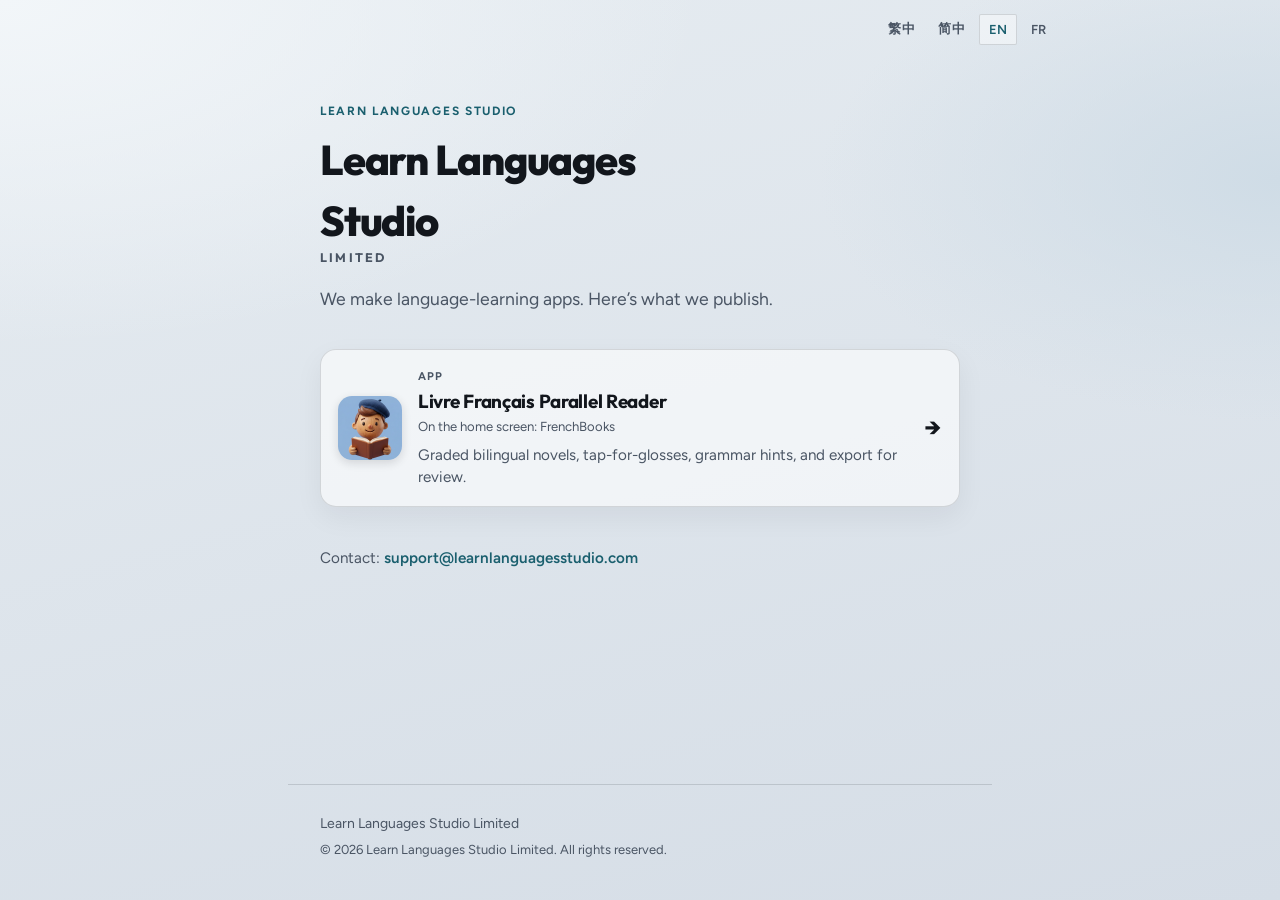
<file: index.html>
<!DOCTYPE html>
<html lang="en">
  <head>
    <meta charset="utf-8" />
    <meta name="viewport" content="width=device-width, initial-scale=1" />
    <meta
      name="description"
      content="Learn Languages Studio Limited — language-learning apps."
    />
    <title>Learn Languages Studio</title>
    <link rel="icon" type="image/png" href="app-icon.png" />
    <link rel="apple-touch-icon" href="app-icon.png" />
    <link rel="preconnect" href="https://fonts.googleapis.com" />
    <link rel="preconnect" href="https://fonts.gstatic.com" crossorigin />
    <link
      href="https://fonts.googleapis.com/css2?family=Figtree:wght@400;600;700&family=Outfit:wght@700;800&display=swap"
      rel="stylesheet"
    />
    <link rel="stylesheet" href="styles.css" />
    <script type="application/ld+json">
      {
        "@context": "https://schema.org",
        "@type": "Organization",
        "name": "Learn Languages Studio Limited",
        "url": "https://learnlanguagesstudio.com/",
        "email": "support@learnlanguagesstudio.com"
      }
    </script>
  </head>
  <body>
    <header class="site-header">
      <nav class="lang-switch" aria-label="Language">
        <button type="button" class="lang-btn" data-locale="cht" aria-pressed="false">繁中</button>
        <button type="button" class="lang-btn" data-locale="chs" aria-pressed="false">简中</button>
        <button type="button" class="lang-btn" data-locale="en" aria-pressed="true">EN</button>
        <button type="button" class="lang-btn" data-locale="fr" aria-pressed="false">FR</button>
      </nav>
    </header>

    <main>
      <section class="studio-hero">
        <p class="studio-kicker" data-i18n="kicker">Learn Languages Studio</p>
        <h1 class="studio-brand">
          <span class="studio-brand__name">Learn Languages</span>
          <span class="studio-brand__studio">Studio</span>
          <span class="studio-brand__legal">Limited</span>
        </h1>
        <p class="studio-lead" data-i18n="lead">
          We make language-learning apps. Here’s what we publish.
        </p>

        <div class="product-list" aria-label="Apps">
          <a class="product-row" href="https://learnlanguagesstudio.com/frenchbooks/">
            <img
              class="product-row__icon"
              src="app-icon.png"
              width="64"
              height="64"
              alt=""
            />
            <div class="product-row__text">
              <p class="product-row__eyebrow" data-i18n="productEyebrow">App</p>
              <h2 class="product-row__title" data-i18n="productTitle">
                Livre Français Parallel Reader
              </h2>
              <p class="product-row__alias" data-i18n="productDesktop">
                On the home screen: FrenchBooks
              </p>
              <p class="product-row__body" data-i18n="productBody">
                Graded bilingual novels, tap-for-glosses, grammar hints, and export for review.
              </p>
            </div>
            <span class="product-row__cta" data-i18n="productCta" aria-hidden="true">→</span>
          </a>
        </div>

        <p class="studio-contact">
          <span data-i18n="contactLabel">Contact</span>:
          <a href="mailto:support@learnlanguagesstudio.com?subject=%5BStudio%20Contact%5D"
            >support@learnlanguagesstudio.com</a
          >
        </p>
      </section>
    </main>

    <footer class="site-footer">
      <p data-i18n="footer">Learn Languages Studio Limited</p>
      <p class="footer-copy">© 2026 Learn Languages Studio Limited. All rights reserved.</p>
    </footer>

    <script src="app.js"></script>
  </body>
</html>
</file>
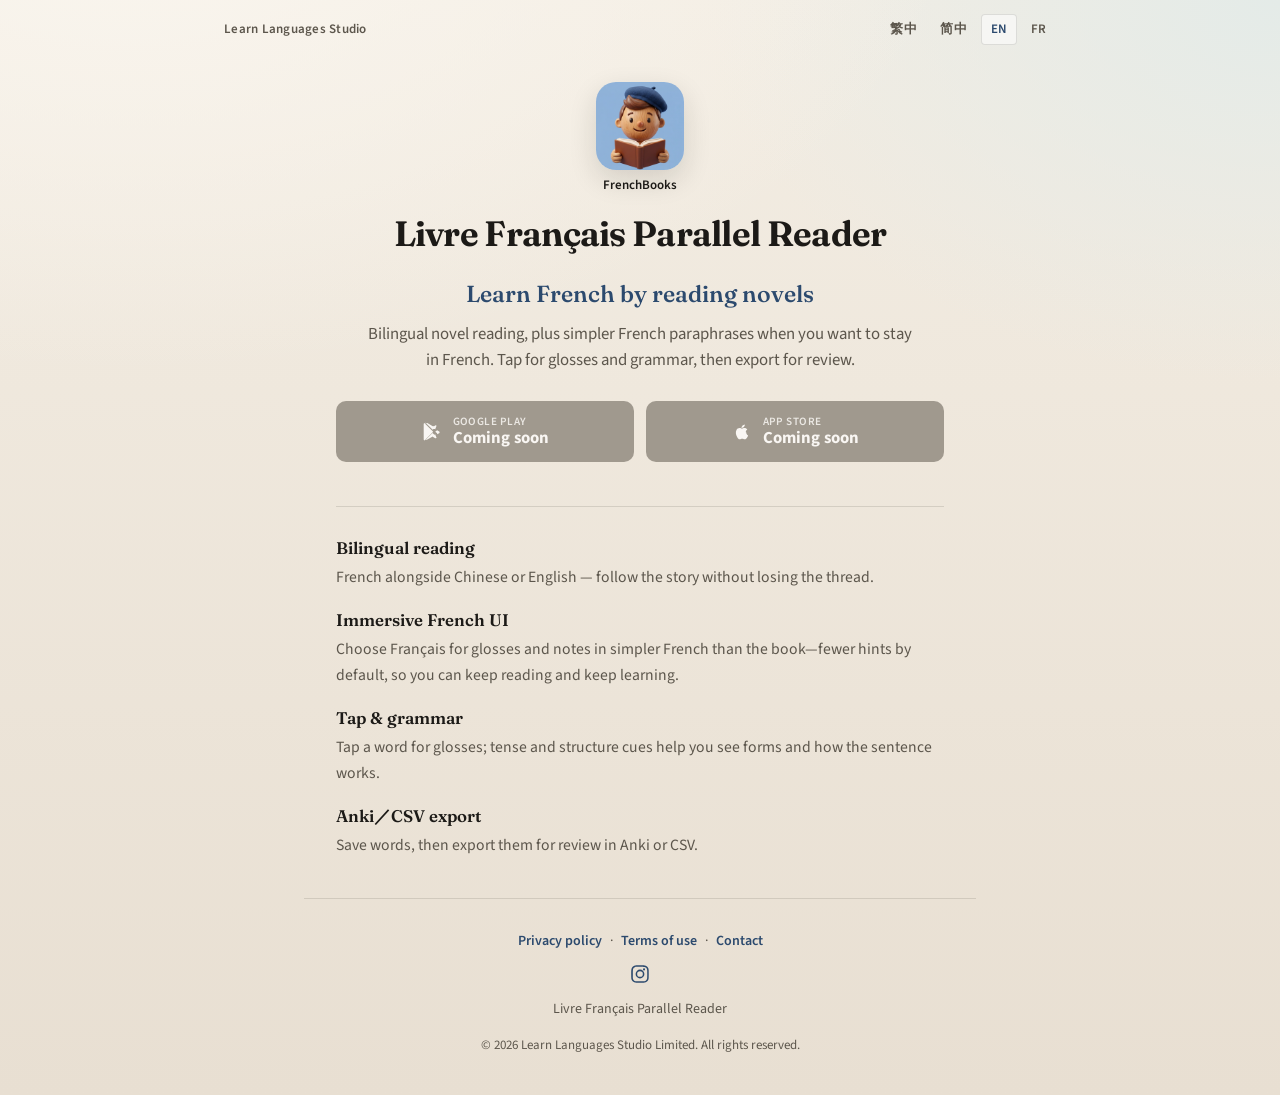
<file: frenchbooks/index.html>
<!DOCTYPE html>
<html lang="zh-Hant">
  <head>
    <meta charset="utf-8" />
    <meta name="viewport" content="width=device-width, initial-scale=1" />
    <meta
      name="description"
      content="French Parallel Library — bilingual French novels, tap for glosses and grammar, export for review."
    />
    <meta property="og:type" content="website" />
    <meta property="og:title" content="French Parallel Library 法語圖書館" />
    <meta
      property="og:description"
      content="Bilingual French novels, tap for glosses and grammar, export for review."
    />
    <meta
      property="og:url"
      content="https://learnlanguagesstudio.com/frenchbooks/"
    />
    <meta
      property="og:image"
      content="https://learnlanguagesstudio.com/frenchbooks/app-icon.png"
    />
    <title>French Parallel Library 法語圖書館</title>
    <link rel="icon" type="image/png" href="app-icon.png" />
    <link rel="apple-touch-icon" href="apple-touch-icon.png" />
    <link rel="preconnect" href="https://fonts.googleapis.com" />
    <link rel="preconnect" href="https://fonts.gstatic.com" crossorigin />
    <link
      href="https://fonts.googleapis.com/css2?family=Fraunces:opsz,wght@9..144,550;9..144,650&family=Source+Sans+3:wght@400;600;700&display=swap"
      rel="stylesheet"
    />
    <link rel="stylesheet" href="styles.css" />
    <script type="application/ld+json" id="app-jsonld">
      {
        "@context": "https://schema.org",
        "@type": "MobileApplication",
        "name": "French Parallel Library 法語圖書館",
        "alternateName": [
          "看小說學法語",
          "French Parallel Library 法语图书馆",
          "Livre Français Parallel Reader",
          "Livre Audio & Lecture Français",
          "Français Parallel Library 法語小說",
          "FrenchBooks",
          "Livres FR",
          "看小说学法语"
        ],
        "applicationCategory": "EducationalApplication",
        "operatingSystem": "iOS, Android",
        "image": "https://learnlanguagesstudio.com/frenchbooks/app-icon.png",
        "url": "https://learnlanguagesstudio.com/frenchbooks/",
        "sameAs": [
          "https://www.instagram.com/easyfrench.reading/"
        ],
        "author": {
          "@type": "Organization",
          "name": "Learn Languages Studio Limited",
          "url": "https://learnlanguagesstudio.com/",
          "sameAs": [
            "https://www.instagram.com/easyfrench.reading/"
          ]
        }
      }
    </script>
  </head>
  <body>
    <header class="site-header site-header--product">
      <a
        class="studio-link"
        href="https://learnlanguagesstudio.com/"
        data-i18n="studioLink"
        >Learn Languages Studio</a
      >
      <nav class="lang-switch" aria-label="Language">
        <button type="button" class="lang-btn" data-locale="cht" aria-pressed="false">
          繁中
        </button>
        <button type="button" class="lang-btn" data-locale="chs" aria-pressed="false">
          简中
        </button>
        <button type="button" class="lang-btn" data-locale="en" aria-pressed="false">
          EN
        </button>
        <button type="button" class="lang-btn" data-locale="fr" aria-pressed="false">
          FR
        </button>
      </nav>
    </header>

    <main>
      <section class="hero">
        <div class="brand-lockup">
          <div class="brand-icon-stack">
            <img
              class="brand-icon"
              src="app-icon.png"
              width="88"
              height="88"
              alt=""
            />
            <p class="brand-alias" data-i18n="desktopName">看小說學法語</p>
          </div>
          <h1 class="brand" data-i18n="brand">French Parallel Library 法語圖書館</h1>
        </div>
        <p class="headline" data-i18n="headline">用讀小說的方式學法語</p>
        <p class="lead" data-i18n="lead">
          法文小說雙語對照；也可用更淺的法語讀懂句意。點詞查義、文法提示，收藏後匯出複習。
        </p>

        <div class="store-row">
          <a
            class="store-btn store-btn--play"
            id="btn-play"
            href="#"
            rel="noopener noreferrer"
          >
            <svg class="store-btn__icon" viewBox="0 0 24 24" aria-hidden="true">
              <path
                fill="currentColor"
                d="M3.6 2.3c-.3.2-.6.6-.6 1.1v17.2c0 .5.3.9.6 1.1l.1.1 9.6-9.6v-.4L3.7 2.2l-.1.1zm12.1 7L13 6.6l2.8-1.6c.6-.3 1.2-.1 1.5.4l-1.6 4zM13 17.4l2.7-2.7 1.6 4c-.3.5-.9.7-1.5.4L13 17.4zm4.9-3.8L15.8 12l2.1-1.6 2.3 1.3c.7.4.7 1.4 0 1.8l-2.3 1.1zM4.8 21.2l8-8 2.7 2.7-8.5 4.8c-.8.5-1.7-.1-2.2-.5zM4.8 2.8c.5-.4 1.4-1 2.2-.5l8.5 4.8L13 9.8l-8.2-8z"
              />
            </svg>
            <span class="store-btn__text">
              <span class="store-btn__label" data-i18n="playLabel">Google Play</span>
              <span class="store-btn__name" data-i18n="playCta">即將上架</span>
            </span>
          </a>
          <a
            class="store-btn store-btn--ios"
            id="btn-ios"
            href="#"
            rel="noopener noreferrer"
          >
            <svg class="store-btn__icon" viewBox="0 0 24 24" aria-hidden="true">
              <path
                fill="currentColor"
                d="M16.4 12.6c0-2 1.6-3 1.7-3.1-1-1.4-2.4-1.6-2.9-1.6-1.2-.1-2.4.7-3 .7-.6 0-1.6-.7-2.7-.7-1.4 0-2.7.8-3.4 2.1-1.5 2.5-.4 6.3 1 8.3.7 1 1.5 2.1 2.6 2 1.1 0 1.5-.7 2.8-.7 1.3 0 1.6.7 2.8.7 1.1 0 1.9-1 2.6-2 .8-1.1 1.1-2.2 1.1-2.3-.1 0-2.1-.8-2.1-3.4zM14.5 6.5c.6-.7 1-1.7.9-2.7-1 .1-2.1.7-2.7 1.4-.6.6-1.1 1.6-1 2.6 1.1.1 2.1-.5 2.8-1.3z"
              />
            </svg>
            <span class="store-btn__text">
              <span class="store-btn__label" data-i18n="iosLabel">App Store</span>
              <span class="store-btn__name" data-i18n="iosCta">即將上架</span>
            </span>
          </a>
        </div>

        <ul class="features">
          <li>
            <strong data-i18n="f1Title">雙語對照</strong>
            <span data-i18n="f1Body">法文＋中／英對照，邊讀邊對，不中斷故事節奏。</span>
          </li>
          <li>
            <strong data-i18n="f2Title">簡易法語說明</strong>
            <span data-i18n="f2Body">用法語介面時，用比原著更淺的法語講清句意，讀得下去、也學得進去。</span>
          </li>
          <li>
            <strong data-i18n="f3Title">點詞與文法</strong>
            <span data-i18n="f3Body">點選單字看詞義；時態、結構與變位提示幫你看懂詞形與句構。</span>
          </li>
          <li>
            <strong data-i18n="f4Title">匯出 Anki／CSV</strong>
            <span data-i18n="f4Body">收藏生詞後一鍵匯出，方便之後用 Anki 或 CSV 複習。</span>
          </li>
        </ul>
      </section>
    </main>

    <footer class="site-footer">
      <nav class="footer-links" aria-label="Legal">
        <a href="privacy.html" data-i18n="linkPrivacy">隱私權政策</a>
        <span aria-hidden="true">·</span>
        <a href="terms.html" data-i18n="linkTerms">使用條款</a>
        <span aria-hidden="true">·</span>
        <a href="mailto:support@learnlanguagesstudio.com?subject=%5BFrenchBooks%20%E7%B6%B2%E7%AB%99%E8%81%AF%E7%B5%A1%5D" data-i18n="linkContact">聯絡我們</a>
      </nav>
      <p class="footer-social">
        <a
          class="footer-ig"
          href="https://www.instagram.com/easyfrench.reading/"
          target="_blank"
          rel="noopener noreferrer"
          aria-label="Instagram"
        >
          <svg viewBox="0 0 24 24" width="22" height="22" aria-hidden="true">
            <path
              fill="currentColor"
              d="M12 7.2A4.8 4.8 0 1 0 12 16.8 4.8 4.8 0 0 0 12 7.2zm0 7.92A3.12 3.12 0 1 1 12 8.88a3.12 3.12 0 0 1 0 6.24zM17.52 6.96a1.12 1.12 0 1 1-2.24 0 1.12 1.12 0 0 1 2.24 0zM12 2.4c-2.61 0-2.94.01-3.96.06-1.02.05-1.71.21-2.32.44a4.68 4.68 0 0 0-1.69 1.1 4.68 4.68 0 0 0-1.1 1.69c-.23.61-.39 1.3-.44 2.32C2.41 9.06 2.4 9.39 2.4 12s.01 2.94.06 3.96c.05 1.02.21 1.71.44 2.32a4.68 4.68 0 0 0 1.1 1.69 4.68 4.68 0 0 0 1.69 1.1c.61.23 1.3.39 2.32.44 1.02.05 1.35.06 3.96.06s2.94-.01 3.96-.06c1.02-.05 1.71-.21 2.32-.44a4.68 4.68 0 0 0 1.69-1.1 4.68 4.68 0 0 0 1.1-1.69c.23-.61.39-1.3.44-2.32.05-1.02.06-1.35.06-3.96s-.01-2.94-.06-3.96c-.05-1.02-.21-1.71-.44-2.32a4.68 4.68 0 0 0-1.1-1.69 4.68 4.68 0 0 0-1.69-1.1c-.61-.23-1.3-.39-2.32-.44C14.94 2.41 14.61 2.4 12 2.4zm0 1.8c2.56 0 2.87.01 3.88.06.94.04 1.45.2 1.79.33.45.18.77.39 1.1.72.33.33.54.65.72 1.1.13.34.29.85.33 1.79.05 1.01.06 1.32.06 3.88s-.01 2.87-.06 3.88c-.04.94-.2 1.45-.33 1.79-.18.45-.39.77-.72 1.1-.33.33-.65.54-1.1.72-.34.13-.85.29-1.79.33-1.01.05-1.32.06-3.88.06s-2.87-.01-3.88-.06c-.94-.04-1.45-.2-1.79-.33-.45-.18-.77-.39-1.1-.72-.33-.33-.54-.65-.72-1.1-.13-.34-.29-.85-.33-1.79C4.21 14.87 4.2 14.56 4.2 12s.01-2.87.06-3.88c.04-.94.2-1.45.33-1.79.18-.45.39-.77.72-1.1.33-.33.65-.54 1.1-.72.34-.13.85-.29 1.79-.33C9.13 4.21 9.44 4.2 12 4.2z"
            />
          </svg>
        </a>
      </p>
      <p data-i18n="footer">French Parallel Library 法語圖書館</p>
      <p class="footer-copy">© 2026 Learn Languages Studio Limited. All rights reserved.</p>
    </footer>

    <script src="i18n.js"></script>
    <script src="app.js"></script>
  </body>
</html>
</file>
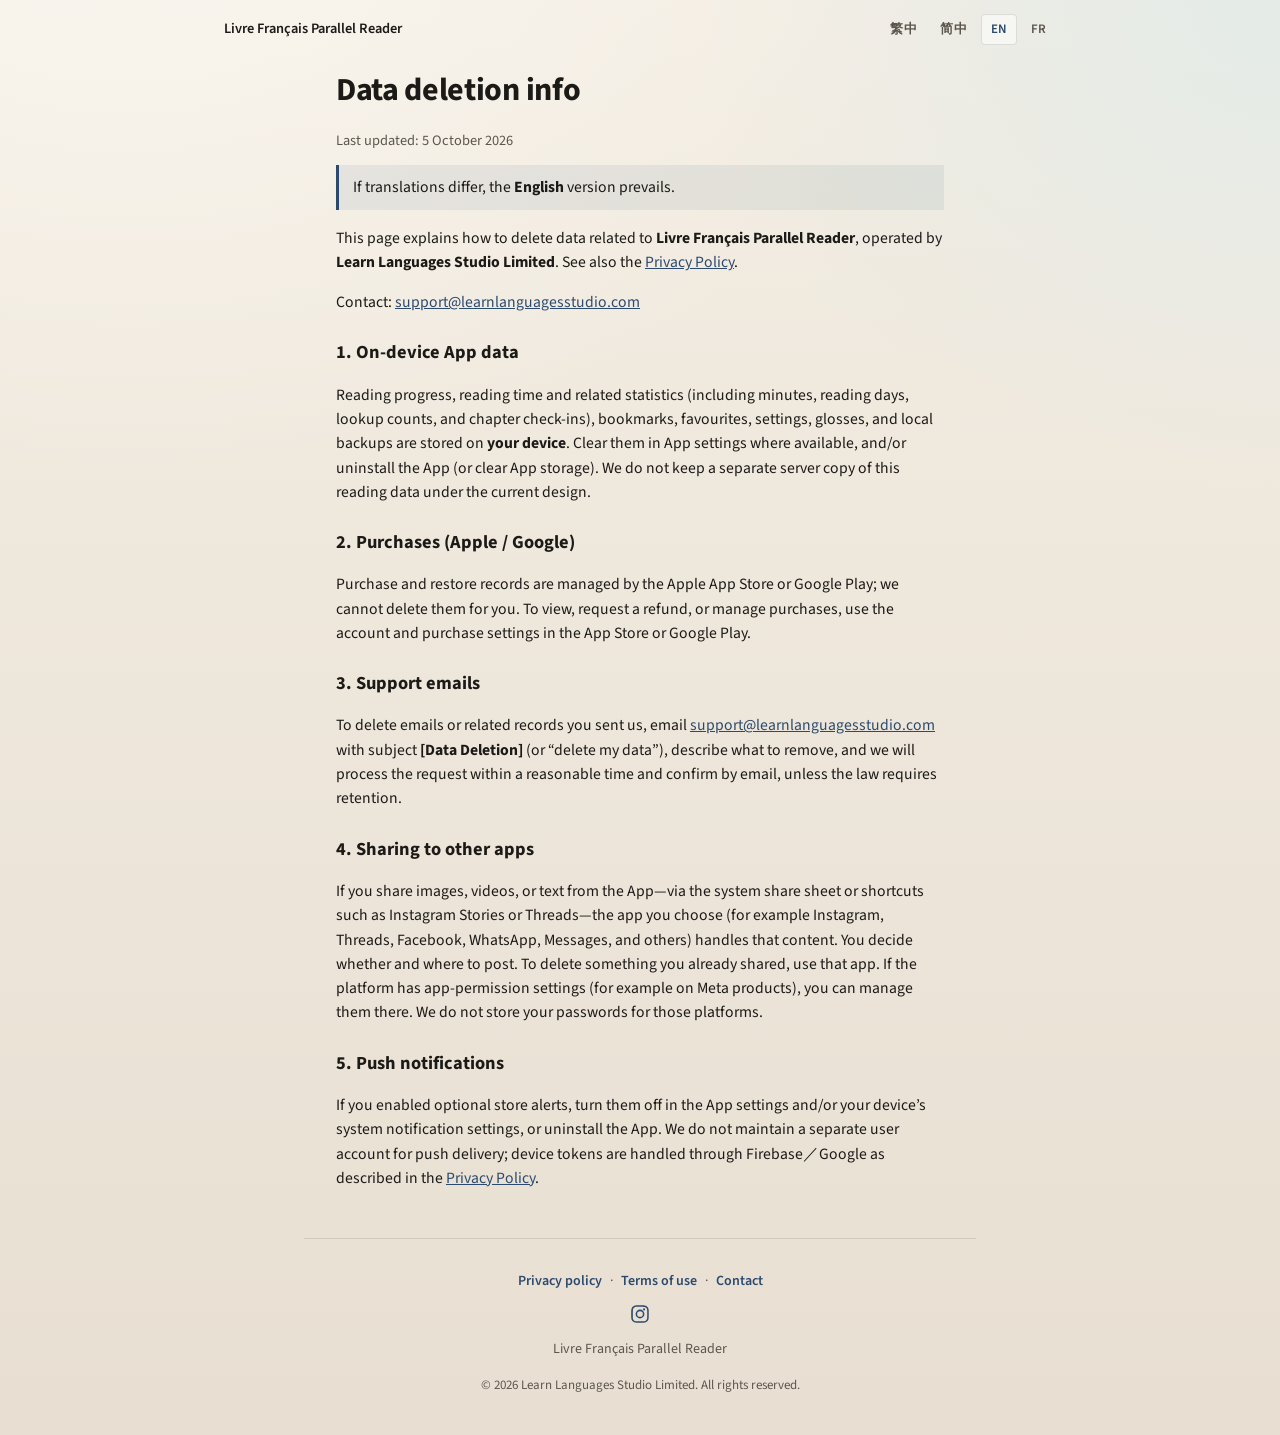
<file: frenchbooks/data-deletion.html>
<!DOCTYPE html>
<html lang="en">
  <head>
    <meta charset="utf-8" />
    <meta name="viewport" content="width=device-width, initial-scale=1" />
    <meta
      name="description"
      content="Data deletion info — Learn Languages Studio"
    />
    <title>Data deletion info</title>
    <link rel="preconnect" href="https://fonts.googleapis.com" />
    <link rel="preconnect" href="https://fonts.gstatic.com" crossorigin />
    <link
      href="https://fonts.googleapis.com/css2?family=Fraunces:opsz,wght@9..144,550;9..144,650&family=Source+Sans+3:wght@400;600;700&display=swap"
      rel="stylesheet"
    />
    <link rel="icon" type="image/png" href="app-icon.png" />
    <link rel="apple-touch-icon" href="apple-touch-icon.png" />
    <link rel="stylesheet" href="styles.css" />
  </head>
  <body>
    <header class="site-header site-header--legal">
      <a class="home-link" href="index.html" data-i18n="homeLink">Livre Français Parallel Reader</a>
      <nav class="lang-switch" aria-label="Language">
        <button type="button" class="lang-btn" data-locale="cht" aria-pressed="false">繁中</button>
        <button type="button" class="lang-btn" data-locale="chs" aria-pressed="false">简中</button>
        <button type="button" class="lang-btn" data-locale="en" aria-pressed="true">EN</button>
        <button type="button" class="lang-btn" data-locale="fr" aria-pressed="false">FR</button>
      </nav>
    </header>

    <main class="legal-main">
      <article class="legal-doc" data-legal-locale="en">
        <h1>Data deletion info</h1>
        <p class="legal-meta">Last updated: 5 October 2026</p>
        <p class="legal-note">If translations differ, the <strong>English</strong> version prevails.</p>
        <p>
          This page explains how to delete data related to
          <strong>Livre Français Parallel Reader</strong>, operated by
          <strong>Learn Languages Studio Limited</strong>. See also the
          <a href="privacy.html">Privacy Policy</a>.
        </p>
        <p>
          Contact:
          <a href="mailto:support@learnlanguagesstudio.com?subject=%5BData%20Deletion%5D">support@learnlanguagesstudio.com</a>
        </p>

        <h2>1. On-device App data</h2>
        <p>
          Reading progress, reading time and related statistics (including minutes, reading days,
          lookup counts, and chapter check-ins), bookmarks, favourites, settings, glosses, and local
          backups are stored on <strong>your device</strong>. Clear them in App settings where available,
          and/or uninstall the App (or clear App storage). We do not keep a separate server copy of this
          reading data under the current design.
        </p>

        <h2>2. Purchases (Apple / Google)</h2>
        <p>
          Purchase and restore records are managed by the Apple App Store or Google Play; we cannot delete
          them for you. To view, request a refund, or manage purchases, use the account and
          purchase settings in the App Store or Google Play.
        </p>

        <h2>3. Support emails</h2>
        <p>
          To delete emails or related records you sent us, email
          <a href="mailto:support@learnlanguagesstudio.com?subject=%5BData%20Deletion%5D">support@learnlanguagesstudio.com</a>
          with subject <strong>[Data Deletion]</strong> (or “delete my data”), describe what to remove, and we
          will process the request within a reasonable time and confirm by email, unless the law requires retention.
        </p>

        <h2>4. Sharing to other apps</h2>
        <p>
          If you share images, videos, or text from the App—via the system share sheet or shortcuts such as
          Instagram Stories or Threads—the app you choose (for example Instagram, Threads, Facebook, WhatsApp,
          Messages, and others) handles that content. You decide whether and where to post. To delete something
          you already shared, use that app. If the platform has app-permission settings (for example on Meta
          products), you can manage them there. We do not store your passwords for those platforms.
        </p>

        <h2>5. Push notifications</h2>
        <p>
          If you enabled optional store alerts, turn them off in the App settings and/or your device’s
          system notification settings, or uninstall the App. We do not maintain a separate user account
          for push delivery; device tokens are handled through Firebase／Google as described in the
          <a href="privacy.html">Privacy Policy</a>.
        </p>
      </article>

      <article class="legal-doc" data-legal-locale="cht" hidden>
        <h1>個人資料刪除說明</h1>
        <p class="legal-meta">最後更新日期：2026 年 10 月 5 日</p>
        <p class="legal-note">各語版本如有不一致，以<strong>英文版</strong>為準。</p>
        <p>
          本頁說明如何刪除與
          <strong>French Parallel Library 法語圖書館</strong> 相關的資料，營運者為
          <strong>Learn Languages Studio Limited</strong>。完整說明見
          <a href="privacy.html">隱私權政策</a>。
        </p>
        <p>
          聯絡：
          <a href="mailto:support@learnlanguagesstudio.com?subject=%5BData%20Deletion%5D">support@learnlanguagesstudio.com</a>
        </p>

        <h2>1. 裝置上的 App 資料</h2>
        <p>
          閱讀進度、閱讀時間及相關統計（含分鐘、閱讀天數、查字次數、章節打卡）、書籤、收藏、設定、詞上譯與本機備份
          保存在<strong>您的裝置</strong>。請在 App 設定清除（若有），或解除安裝 App／清除 App 儲存空間。
          現行設計下，我們沒有另外在伺服器保存一份閱讀帳號資料。
        </p>

        <h2>2. 購買（Apple／Google）</h2>
        <p>
          購買與恢復紀錄由 Apple App Store 或 Google Play 管理，我們無法代為刪除。
          若需查詢、退款或管理購買，請到 App Store 或 Google Play 的帳號與購買相關設定處理。
        </p>

        <h2>3. 客服郵件</h2>
        <p>
          若要刪除您寄給我們的郵件或相關紀錄，請寫信至
          <a href="mailto:support@learnlanguagesstudio.com?subject=%5BData%20Deletion%5D">support@learnlanguagesstudio.com</a>，
          主旨註明 <strong>[Data Deletion]</strong> 或「刪除資料」，並說明要刪的內容。
          我們會在合理期限內處理並回信確認（法律規定須保留者除外）。
        </p>

        <h2>4. 分享到其他 App</h2>
        <p>
          若您從本 App 分享圖片、影片或文字（例如透過系統分享選單，或 Instagram 限時動態／Threads 等捷徑），
          內容會交給您選擇的 App（如 Instagram、Threads、Facebook、WhatsApp、訊息等）處理。
          是否發布、發到哪裡，由您決定。若要刪除已發布的內容，請到該 App 操作。
          若該平台有「應用程式權限」設定（例如 Meta），也可在該處管理。我們不會儲存您在那些平台的密碼。
        </p>

        <h2>5. 推播通知</h2>
        <p>
          若您曾開啟選擇性書店通知，請於 App 設定及／或系統通知設定關閉，或解除安裝 App。
          我們不為推播另建個人帳號；裝置權杖由 Firebase／Google 處理，詳見
          <a href="privacy.html">隱私權政策</a>。
        </p>
      </article>

      <article class="legal-doc" data-legal-locale="chs" hidden>
        <h1>个人资料删除说明</h1>
        <p class="legal-meta">最后更新日期：2026 年 10 月 5 日</p>
        <p class="legal-note">各语版本如有不一致，以<strong>英文版</strong>为准。</p>
        <p>
          本页说明如何删除与
          <strong>French Parallel Library 法语图书馆</strong> 相关的数据，运营者为
          <strong>Learn Languages Studio Limited</strong>。完整说明见
          <a href="privacy.html">隐私权政策</a>。
        </p>
        <p>
          联系：
          <a href="mailto:support@learnlanguagesstudio.com?subject=%5BData%20Deletion%5D">support@learnlanguagesstudio.com</a>
        </p>

        <h2>1. 设备上的应用数据</h2>
        <p>
          阅读进度、阅读时间及相关统计（含分钟、阅读天数、查字次数、章节打卡）、书签、收藏、设置、词上译与本地备份
          保存在<strong>您的设备</strong>。请在应用设置中清除（如有），或卸载应用／清除应用存储。
          现行设计下，我们没有另外在服务器保存一份阅读账号数据。
        </p>

        <h2>2. 购买（Apple／Google）</h2>
        <p>
          购买与恢复记录由 Apple App Store 或 Google Play 管理，我们无法代为删除。
          如需查询、退款或管理购买，请到 App Store 或 Google Play 的账号与购买相关设置处理。
        </p>

        <h2>3. 客服邮件</h2>
        <p>
          如需删除您发给我们的邮件或相关记录，请写信至
          <a href="mailto:support@learnlanguagesstudio.com?subject=%5BData%20Deletion%5D">support@learnlanguagesstudio.com</a>，
          主题注明 <strong>[Data Deletion]</strong> 或「删除数据」，并说明要删的内容。
          我们会在合理期限内处理并回信确认（法律要求必须保留的除外）。
        </p>

        <h2>4. 分享到其他应用</h2>
        <p>
          若您从本应用分享图片、视频或文字（例如通过系统分享菜单，或 Instagram 限时动态／Threads 等捷径），
          内容会交给您选择的应用（如 Instagram、Threads、Facebook、WhatsApp、信息等）处理。
          是否发布、发到哪里，由您决定。若要删除已发布的内容，请到该应用操作。
          若该平台有「应用权限」设置（例如 Meta），也可在该处管理。我们不会存储您在那些平台的密码。
        </p>

        <h2>5. 推送通知</h2>
        <p>
          若您曾开启选择性书店通知，请在应用设置及／或系统通知设置中关闭，或卸载应用。
          我们不为推送另建个人账号；设备令牌由 Firebase／Google 处理，详见
          <a href="privacy.html">隐私权政策</a>。
        </p>
      </article>

      <article class="legal-doc" data-legal-locale="fr" hidden>
        <h1>Informations sur la suppression des données</h1>
        <p class="legal-meta">Dernière mise à jour : 5 octobre 2026</p>
        <p class="legal-note">En cas de divergence, le texte <strong>anglais</strong> fait foi.</p>
        <p>
          Cette page explique comment supprimer les données liées à
          <strong>Livre Audio & Lecture Français</strong>, exploitées par
          <strong>Learn Languages Studio Limited</strong>. Voir aussi la
          <a href="privacy.html">politique de confidentialité</a>.
        </p>
        <p>
          Contact :
          <a href="mailto:support@learnlanguagesstudio.com?subject=%5BData%20Deletion%5D">support@learnlanguagesstudio.com</a>
        </p>

        <h2>1. Données sur l’appareil</h2>
        <p>
          Progression, temps de lecture et statistiques associées (minutes, jours de lecture,
          consultations du dictionnaire, pointages de chapitres), signets, favoris, réglages, gloses
          et sauvegardes locales sont sur <strong>votre appareil</strong>. Effacez-les dans les réglages
          de l’app si disponibles, et／ou désinstallez l’app (ou effacez le stockage de l’app). Dans la
          conception actuelle, nous ne conservons pas de copie serveur de ces données de lecture.
        </p>

        <h2>2. Achats (Apple／Google)</h2>
        <p>
          Les historiques d’achat et de restauration sont gérés par l’App Store ou Google Play ; nous ne
          pouvons pas les supprimer à votre place. Pour consulter, demander un remboursement ou gérer
          les achats, utilisez les réglages de compte et d’achats de l’App Store ou de Google Play.
        </p>

        <h2>3. E-mails de support</h2>
        <p>
          Pour supprimer des e-mails ou dossiers liés à vos échanges avec nous, écrivez à
          <a href="mailto:support@learnlanguagesstudio.com?subject=%5BData%20Deletion%5D">support@learnlanguagesstudio.com</a>
          avec l’objet <strong>[Data Deletion]</strong> (ou « supprimer mes données »), précisez ce qu’il
          faut retirer ; nous traiterons sous un délai raisonnable et confirmerons par e-mail, sauf
          obligation légale de conservation.
        </p>

        <h2>4. Partage vers d’autres apps</h2>
        <p>
          Si vous partagez des images, vidéos ou textes depuis l’app—via la feuille de partage système ou des
          raccourcis (p. ex. Stories Instagram ou Threads)—l’app que vous choisissez (Instagram, Threads,
          Facebook, WhatsApp, Messages, etc.) gère ce contenu. Vous décidez de publier et où. Pour supprimer
          une publication déjà en ligne, utilisez cette app. Si la plateforme propose des réglages
          d’autorisations d’apps (p. ex. produits Meta), vous pouvez les gérer là. Nous ne stockons pas vos
          mots de passe pour ces plateformes.
        </p>

        <h2>5. Notifications push</h2>
        <p>
          Si vous avez activé les alertes magasin optionnelles, désactivez-les dans les réglages de l’app
          et／ou du système, ou désinstallez l’app. Nous ne tenons pas de compte utilisateur distinct pour
          le push ; les jetons d’appareil sont gérés via Firebase／Google, comme indiqué dans la
          <a href="privacy.html">politique de confidentialité</a>.
        </p>
      </article>
    </main>

    <footer class="site-footer">
      <nav class="footer-links" aria-label="Legal">
        <a href="privacy.html" data-i18n="linkPrivacy">Privacy policy</a>
        <span aria-hidden="true">·</span>
        <a href="terms.html" data-i18n="linkTerms">Terms of use</a>
        <span aria-hidden="true">·</span>
        <a href="mailto:support@learnlanguagesstudio.com?subject=%5BData%20Deletion%5D" data-i18n="linkContact">Contact</a>
      </nav>
      <p class="footer-social">
        <a
          class="footer-ig"
          href="https://www.instagram.com/easyfrench.reading/"
          target="_blank"
          rel="noopener noreferrer"
          aria-label="Instagram"
        >
          <svg viewBox="0 0 24 24" width="22" height="22" aria-hidden="true">
            <path
              fill="currentColor"
              d="M12 7.2A4.8 4.8 0 1 0 12 16.8 4.8 4.8 0 0 0 12 7.2zm0 7.92A3.12 3.12 0 1 1 12 8.88a3.12 3.12 0 0 1 0 6.24zM17.52 6.96a1.12 1.12 0 1 1-2.24 0 1.12 1.12 0 0 1 2.24 0zM12 2.4c-2.61 0-2.94.01-3.96.06-1.02.05-1.71.21-2.32.44a4.68 4.68 0 0 0-1.69 1.1 4.68 4.68 0 0 0-1.1 1.69c-.23.61-.39 1.3-.44 2.32C2.41 9.06 2.4 9.39 2.4 12s.01 2.94.06 3.96c.05 1.02.21 1.71.44 2.32a4.68 4.68 0 0 0 1.1 1.69 4.68 4.68 0 0 0 1.69 1.1c.61.23 1.3.39 2.32.44 1.02.05 1.35.06 3.96.06s2.94-.01 3.96-.06c1.02-.05 1.71-.21 2.32-.44a4.68 4.68 0 0 0 1.69-1.1 4.68 4.68 0 0 0 1.1-1.69c.23-.61.39-1.3.44-2.32.05-1.02.06-1.35.06-3.96s-.01-2.94-.06-3.96c-.05-1.02-.21-1.71-.44-2.32a4.68 4.68 0 0 0-1.1-1.69 4.68 4.68 0 0 0-1.69-1.1c-.61-.23-1.3-.39-2.32-.44C14.94 2.41 14.61 2.4 12 2.4zm0 1.8c2.56 0 2.87.01 3.88.06.94.04 1.45.2 1.79.33.45.18.77.39 1.1.72.33.33.54.65.72 1.1.13.34.29.85.33 1.79.05 1.01.06 1.32.06 3.88s-.01 2.87-.06 3.88c-.04.94-.2 1.45-.33 1.79-.18.45-.39.77-.72 1.1-.33.33-.65.54-1.1.72-.34.13-.85.29-1.79.33-1.01.05-1.32.06-3.88.06s-2.87-.01-3.88-.06c-.94-.04-1.45-.2-1.79-.33-.45-.18-.77-.39-1.1-.72-.33-.33-.54-.65-.72-1.1-.13-.34-.29-.85-.33-1.79C4.21 14.87 4.2 14.56 4.2 12s.01-2.87.06-3.88c.04-.94.2-1.45.33-1.79.18-.45.39-.77.72-1.1.33-.33.65-.54 1.1-.72.34-.13.85-.29 1.79-.33C9.13 4.21 9.44 4.2 12 4.2z"
            />
          </svg>
        </a>
      </p>
      <p data-i18n="footer">Livre Français Parallel Reader</p>
      <p class="footer-copy">© 2026 Learn Languages Studio Limited. All rights reserved.</p>
    </footer>

    <script src="i18n.js"></script>
    <script>
      initLegalPage({
        en: "Data deletion info — Learn Languages Studio",
        cht: "個人資料刪除說明 — Learn Languages Studio",
        chs: "个人资料删除说明 — Learn Languages Studio",
        fr: "Informations sur la suppression des données — Learn Languages Studio",
      });
    </script>
  </body>
</html>
</file>
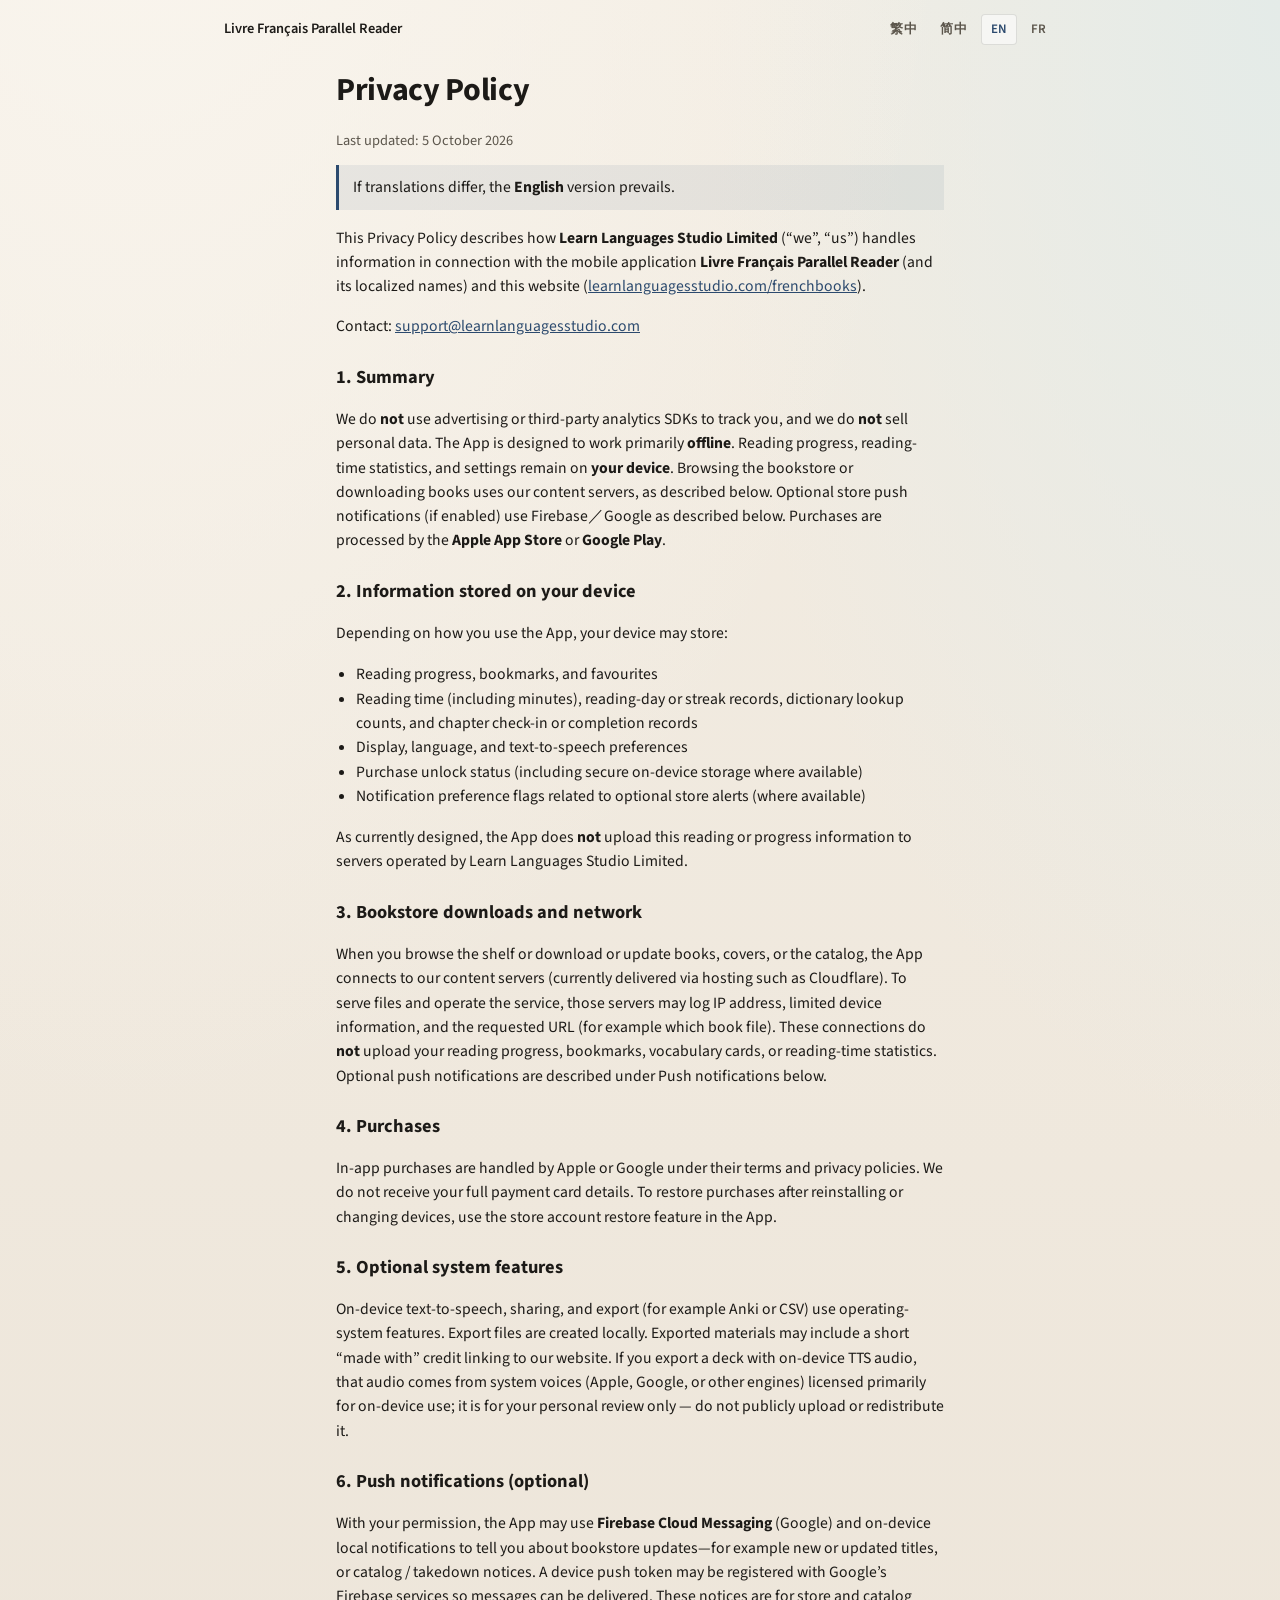
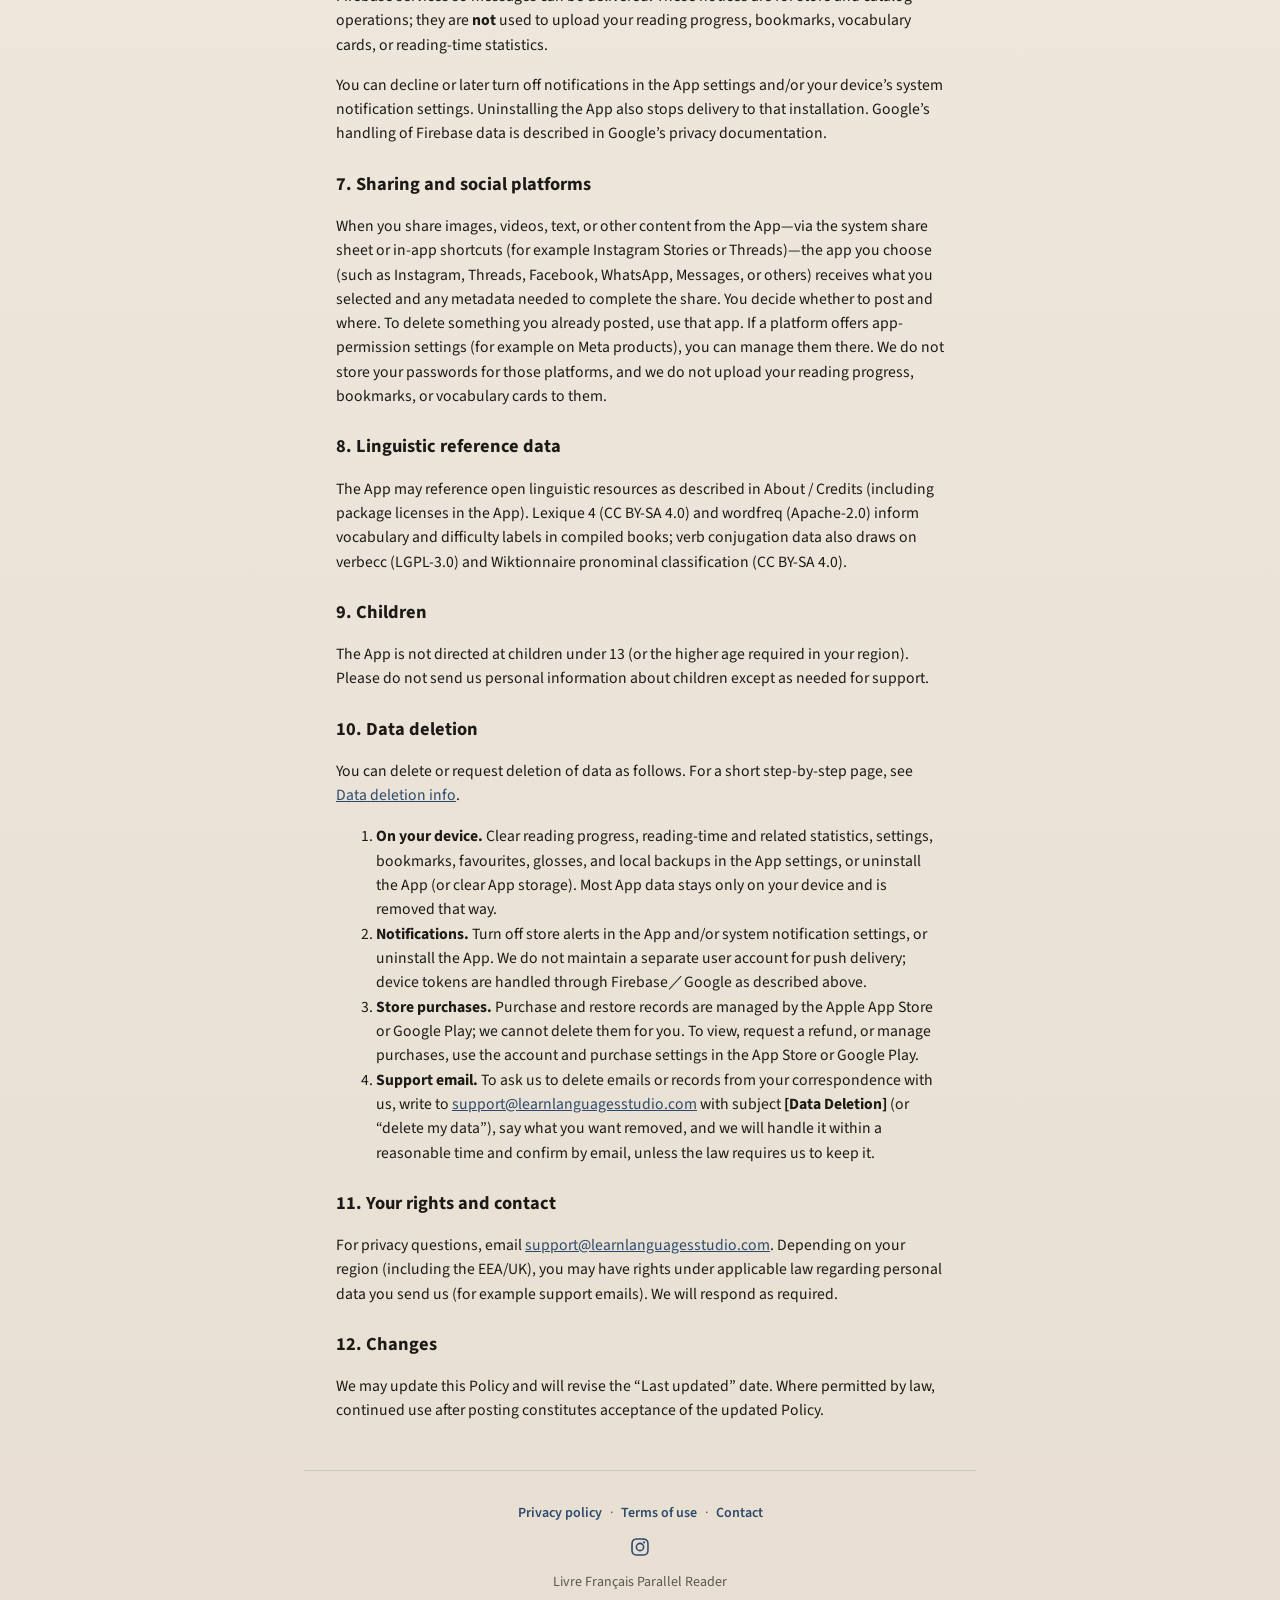
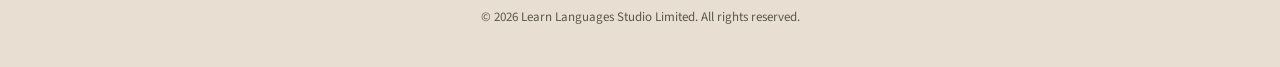
<file: frenchbooks/privacy.html>
<!DOCTYPE html>
<html lang="en">
  <head>
    <meta charset="utf-8" />
    <meta name="viewport" content="width=device-width, initial-scale=1" />
    <meta name="description" content="Privacy Policy — Learn Languages Studio" />
    <title>Privacy Policy</title>
    <link rel="preconnect" href="https://fonts.googleapis.com" />
    <link rel="preconnect" href="https://fonts.gstatic.com" crossorigin />
    <link
      href="https://fonts.googleapis.com/css2?family=Fraunces:opsz,wght@9..144,550;9..144,650&family=Source+Sans+3:wght@400;600;700&display=swap"
      rel="stylesheet"
    />
    <link rel="icon" type="image/png" href="app-icon.png" />
    <link rel="apple-touch-icon" href="apple-touch-icon.png" />
    <link rel="stylesheet" href="styles.css" />
  </head>
  <body>
    <header class="site-header site-header--legal">
      <a class="home-link" href="index.html" data-i18n="homeLink">Livre Français Parallel Reader</a>
      <nav class="lang-switch" aria-label="Language">
        <button type="button" class="lang-btn" data-locale="cht" aria-pressed="false">繁中</button>
        <button type="button" class="lang-btn" data-locale="chs" aria-pressed="false">简中</button>
        <button type="button" class="lang-btn" data-locale="en" aria-pressed="true">EN</button>
        <button type="button" class="lang-btn" data-locale="fr" aria-pressed="false">FR</button>
      </nav>
    </header>

    <main class="legal-main">
      <article class="legal-doc" data-legal-locale="en">
        <h1>Privacy Policy</h1>
        <p class="legal-meta">Last updated: 5 October 2026</p>
        <p class="legal-note">If translations differ, the <strong>English</strong> version prevails.</p>
        <p>
          This Privacy Policy describes how <strong>Learn Languages Studio Limited</strong>
          (“we”, “us”) handles information in connection with the mobile application
          <strong>Livre Français Parallel Reader</strong> (and its localized names)
          and this website (<a href="https://learnlanguagesstudio.com/frenchbooks/">learnlanguagesstudio.com/frenchbooks</a>).
        </p>
        <p>Contact: <a href="mailto:support@learnlanguagesstudio.com?subject=%5BFrenchBooks%20%E9%9A%B1%E7%A7%81%E6%AC%8A%E8%A9%A2%E5%95%8F%5D">support@learnlanguagesstudio.com</a></p>

        <h2>1. Summary</h2>
        <p>
          We do <strong>not</strong> use advertising or third-party analytics SDKs to track you,
          and we do <strong>not</strong> sell personal data. The App is designed to work primarily
          <strong>offline</strong>. Reading progress, reading-time statistics, and settings remain on
          <strong>your device</strong>. Browsing the bookstore or downloading books uses our content
          servers, as described below. Optional store push notifications (if enabled) use Firebase／Google
          as described below. Purchases are processed by the <strong>Apple App Store</strong> or
          <strong>Google Play</strong>.
        </p>

        <h2>2. Information stored on your device</h2>
        <p>Depending on how you use the App, your device may store:</p>
        <ul>
          <li>Reading progress, bookmarks, and favourites</li>
          <li>
            Reading time (including minutes), reading-day or streak records, dictionary lookup
            counts, and chapter check-in or completion records
          </li>
          <li>Display, language, and text-to-speech preferences</li>
          <li>Purchase unlock status (including secure on-device storage where available)</li>
          <li>Notification preference flags related to optional store alerts (where available)</li>
        </ul>
        <p>
          As currently designed, the App does <strong>not</strong> upload this reading or progress
          information to servers operated by Learn Languages Studio Limited.
        </p>

        <h2>3. Bookstore downloads and network</h2>
        <p>
          When you browse the shelf or download or update books, covers, or the catalog, the App connects
          to our content servers (currently delivered via hosting such as Cloudflare). To serve files and
          operate the service, those servers may log IP address, limited device information, and the
          requested URL (for example which book file). These connections do <strong>not</strong> upload
          your reading progress, bookmarks, vocabulary cards, or reading-time statistics.
          Optional push notifications are described under Push notifications below.
        </p>

        <h2>4. Purchases</h2>
        <p>
          In-app purchases are handled by Apple or Google under their terms and privacy policies.
          We do not receive your full payment card details. To restore purchases after reinstalling
          or changing devices, use the store account restore feature in the App.
        </p>

        <h2>5. Optional system features</h2>
        <p>
          On-device text-to-speech, sharing, and export (for example Anki or CSV) use operating-system
          features. Export files are created locally. Exported materials may include a short
          “made with” credit linking to our website. If you export a deck with on-device TTS audio,
          that audio comes from system voices (Apple, Google, or other engines) licensed primarily
          for on-device use; it is for your personal review only — do not publicly upload or redistribute it.
        </p>

        <h2>6. Push notifications (optional)</h2>
        <p>
          With your permission, the App may use <strong>Firebase Cloud Messaging</strong> (Google) and
          on-device local notifications to tell you about bookstore updates—for example new or updated
          titles, or catalog / takedown notices. A device push token may be registered with Google’s
          Firebase services so messages can be delivered. These notices are for store and catalog
          operations; they are <strong>not</strong> used to upload your reading progress, bookmarks,
          vocabulary cards, or reading-time statistics.
        </p>
        <p>
          You can decline or later turn off notifications in the App settings and/or your device’s
          system notification settings. Uninstalling the App also stops delivery to that installation.
          Google’s handling of Firebase data is described in Google’s privacy documentation.
        </p>

        <h2>7. Sharing and social platforms</h2>
        <p>
          When you share images, videos, text, or other content from the App—via the system share sheet
          or in-app shortcuts (for example Instagram Stories or Threads)—the app you choose
          (such as Instagram, Threads, Facebook, WhatsApp, Messages, or others) receives what you selected
          and any metadata needed to complete the share. You decide whether to post and where.
          To delete something you already posted, use that app. If a platform offers app-permission settings
          (for example on Meta products), you can manage them there. We do not store your passwords for
          those platforms, and we do not upload your reading progress, bookmarks, or vocabulary cards to them.
        </p>

        <h2>8. Linguistic reference data</h2>
        <p>
          The App may reference open linguistic resources as described in About / Credits
          (including package licenses in the App). Lexique 4 (CC BY-SA 4.0) and wordfreq
          (Apache-2.0) inform vocabulary and difficulty labels in compiled books; verb
          conjugation data also draws on verbecc (LGPL-3.0) and Wiktionnaire pronominal
          classification (CC BY-SA 4.0).
        </p>

        <h2>9. Children</h2>
        <p>
          The App is not directed at children under 13 (or the higher age required in your region).
          Please do not send us personal information about children except as needed for support.
        </p>

        <h2 id="data-deletion">10. Data deletion</h2>
        <p>
          You can delete or request deletion of data as follows. For a short step-by-step page, see
          <a href="data-deletion.html">Data deletion info</a>.
        </p>
        <ol>
          <li>
            <strong>On your device.</strong> Clear reading progress, reading-time and related statistics,
            settings, bookmarks, favourites, glosses, and local backups in the App settings, or uninstall
            the App (or clear App storage). Most App data stays only on your device and is removed that way.
          </li>
          <li>
            <strong>Notifications.</strong> Turn off store alerts in the App and/or system notification
            settings, or uninstall the App. We do not maintain a separate user account for push delivery;
            device tokens are handled through Firebase／Google as described above.
          </li>
          <li>
            <strong>Store purchases.</strong> Purchase and restore records are managed by the Apple App Store
            or Google Play; we cannot delete them for you. To view, request a refund, or manage purchases,
            use the account and purchase settings in the App Store or Google Play.
          </li>
          <li>
            <strong>Support email.</strong> To ask us to delete emails or records from your correspondence
            with us, write to
            <a href="mailto:support@learnlanguagesstudio.com?subject=%5BData%20Deletion%5D">support@learnlanguagesstudio.com</a>
            with subject <strong>[Data Deletion]</strong> (or “delete my data”), say what you want removed,
            and we will handle it within a reasonable time and confirm by email, unless the law requires us
            to keep it.
          </li>
        </ol>

        <h2>11. Your rights and contact</h2>
        <p>
          For privacy questions, email
          <a href="mailto:support@learnlanguagesstudio.com?subject=%5BFrenchBooks%20%E9%9A%B1%E7%A7%81%E6%AC%8A%E8%A9%A2%E5%95%8F%5D">support@learnlanguagesstudio.com</a>.
          Depending on your region (including the EEA/UK), you may have rights under applicable law
          regarding personal data you send us (for example support emails). We will respond as required.
        </p>

        <h2>12. Changes</h2>
        <p>
          We may update this Policy and will revise the “Last updated” date. Where permitted by law,
          continued use after posting constitutes acceptance of the updated Policy.
        </p>
</article>

      <article class="legal-doc" data-legal-locale="cht" hidden>
        <h1>隱私權政策</h1>
        <p class="legal-meta">最後更新日期：2026 年 10 月 5 日</p>
        <p class="legal-note">各語版本如有不一致，以<strong>英文版</strong>為準。</p>
        <p>
          本政策說明 <strong>Learn Languages Studio Limited</strong>（「我們」）如何處理與行動應用程式
          <strong>French Parallel Library 法語圖書館</strong>（及其他語系名稱）及本網站（<a href="https://learnlanguagesstudio.com/frenchbooks/">learnlanguagesstudio.com/frenchbooks</a>）相關的資訊。
        </p>
        <p>聯絡：<a href="mailto:support@learnlanguagesstudio.com?subject=%5BFrenchBooks%20%E9%9A%B1%E7%A7%81%E6%AC%8A%E8%A9%A2%E5%95%8F%5D">support@learnlanguagesstudio.com</a></p>

        <h2>1. 摘要</h2>
        <p>
          我們<strong>不使用</strong>廣告或第三方分析 SDK 追蹤您，也<strong>不出售</strong>個人資料。
          App 主要以<strong>離線</strong>方式運作。閱讀進度、閱讀時間統計與設定保存在<strong>您的裝置</strong>。
          瀏覽書店或下載書籍時會連線至內容伺服器，詳見下文。
          選擇性書店推播（若開啟）使用 Firebase／Google，詳見下文。
          購買由 <strong>Apple App Store</strong> 或 <strong>Google Play</strong> 處理。
        </p>

        <h2>2. 儲存在您裝置上的資訊</h2>
        <p>依使用情形，裝置上可能儲存：</p>
        <ul>
          <li>閱讀進度、書籤與收藏</li>
          <li>閱讀時間（含分鐘）、閱讀天數／連續紀錄、查字次數，以及章節打卡或完成紀錄</li>
          <li>顯示、語言與朗讀設定</li>
          <li>購買解鎖狀態（含裝置安全儲存，若可用）</li>
          <li>與選擇性書店通知相關的偏好旗標（若有）</li>
        </ul>
        <p>現行設計下，App <strong>不會</strong>將上述閱讀或進度資訊上傳至我們自有伺服器。</p>

        <h2>3. 書店下載與網路連線</h2>
        <p>
          瀏覽書櫃、下載或更新書籍、封面與書目時，App 會連線至我們的內容伺服器（目前經由 Cloudflare 等主機服務提供）。
          為提供檔案與維運，伺服器可能紀錄 IP 位址、大致裝置資訊，以及請求的網址（例如哪一本書的檔案）。
          這類連線<strong>不會</strong>上傳您的閱讀進度、書籤、生詞卡或閱讀時間統計。
          選擇性推播見下文「推播通知」。
        </p>

        <h2>4. 購買</h2>
        <p>
          應用程式內購買由 Apple 或 Google 依其條款與隱私政策處理。我們不會取得您的完整銀行卡號。
          重裝或換機後，請使用 App 內的商店「恢復購買」。
        </p>

        <h2>5. 選擇性系統功能</h2>
        <p>
          裝置內文字轉語音、分享與匯出（例如 Anki 或 CSV）會使用作業系統功能。匯出檔於本機產生；
          匯出內容可能含連至本站的簡短「製作來源」署名。若匯出含裝置 TTS 音訊的牌組，該音訊來自
          系統語音（Apple／Google 等），授權偏向本機使用，故僅供個人複習，請勿公開上傳或再散布。
        </p>

        <h2>6. 推播通知（選擇性）</h2>
        <p>
          在您同意後，App 可能使用 <strong>Firebase Cloud Messaging</strong>（Google）及裝置本機通知，
          告知書店相關更新——例如新書或更新、書目／下架通知。裝置推播權杖可能註冊至 Google 的 Firebase
          服務以便投遞訊息。此類通知用於書店與書目營運；我們<strong>不會</strong>藉此將您的閱讀進度、
          書籤、生詞卡或閱讀時間統計上傳。
        </p>
        <p>
          您可拒絕，或之後於 App 設定及／或系統通知設定關閉。解除安裝 App 也會停止對該安裝的投遞。
          Google 如何處理 Firebase 相關資料，請見 Google 的隱私說明。
        </p>

        <h2>7. 分享與社群平台</h2>
        <p>
          當您從 App 分享圖片、影片、文字或其他內容——例如透過系統分享選單，或 Instagram 限時動態／Threads
          等捷徑——您所選的 App（如 Instagram、Threads、Facebook、WhatsApp、訊息等）會收到您選取的內容，
          以及完成分享所需的相關資訊。是否發布、發到哪裡，由您決定。若要刪除已發布的內容，請到該 App 操作。
          若該平台有應用程式權限設定（例如 Meta 產品），也可在該處管理。我們不會儲存您在那些平台的密碼，
          也不會把閱讀進度、書籤或生詞卡上傳到那些平台。
        </p>

        <h2>8. 語言參考資料</h2>
        <p>
          App 可能引用開放語言資源，詳見「關於／致謝」與 App 內套件授權。編製詞彙與難度標示時引用
          Lexique 4（CC BY-SA 4.0）、wordfreq（Apache-2.0）；動詞變位資料編製時參考
          verbecc（LGPL-3.0）及 Wiktionnaire 代詞式分類（CC BY-SA 4.0）。
        </p>

        <h2>9. 兒童</h2>
        <p>
          本 App 並非以 13 歲以下兒童（或您所在地區規定之更高年齡）為對象。除支援所需外，
          請勿向我們提供兒童的個人資料。
        </p>

        <h2>10. 個人資料刪除</h2>
        <p>
          您可以自行清除，或向我們請求刪除資料。簡要步驟見
          <a href="data-deletion.html">個人資料刪除說明</a>。
        </p>
        <ol>
          <li>
            <strong>在您的裝置上。</strong>於 App 設定清除閱讀進度、閱讀時間及相關統計、設定、書籤、收藏、
            詞上譯與本機備份，或解除安裝 App（也可在系統設定清除 App 儲存空間）。多數資料只存在您的裝置上，
            這樣就會一併移除。
          </li>
          <li>
            <strong>通知。</strong>於 App 及／或系統通知設定關閉書店通知，或解除安裝 App。
            我們不為推播另建個人帳號；裝置權杖依上文所述由 Firebase／Google 處理。
          </li>
          <li>
            <strong>商店購買。</strong>購買與恢復紀錄由 Apple App Store 或 Google Play 管理，我們無法代為刪除。
            若需查詢、退款或管理購買，請到 App Store 或 Google Play 的帳號與購買相關設定處理。
          </li>
          <li>
            <strong>客服郵件。</strong>若要刪除您寄給我們的郵件或相關紀錄，請寫信至
            <a href="mailto:support@learnlanguagesstudio.com?subject=%5BData%20Deletion%5D">support@learnlanguagesstudio.com</a>，
            主旨請註明 <strong>[Data Deletion]</strong> 或「刪除資料」，並說明要刪哪些內容。
            我們會在合理期限內處理並回信確認（法律規定必須保留者除外）。
          </li>
        </ol>

        <h2>11. 您的權利與聯絡</h2>
        <p>
          隱私相關問題請寄
          <a href="mailto:support@learnlanguagesstudio.com?subject=%5BFrenchBooks%20%E9%9A%B1%E7%A7%81%E6%AC%8A%E8%A9%A2%E5%95%8F%5D">support@learnlanguagesstudio.com</a>。
          依您所在地區（含 EEA／英國）適用法律，您對寄送給我們的個資（例如支援郵件）可能享有相關權利，
          我們將依法回應。
        </p>

        <h2>12. 變更</h2>
        <p>
          我們可能更新本政策並修改「最後更新日期」。在法律允許範圍內，公告後繼續使用視為接受更新後政策。
        </p>
</article>

      <article class="legal-doc" data-legal-locale="chs" hidden>
        <h1>隐私权政策</h1>
        <p class="legal-meta">最后更新日期：2026 年 10 月 5 日</p>
        <p class="legal-note">各语版本如有不一致，以<strong>英文版</strong>为准。</p>
        <p>
          本政策说明 <strong>Learn Languages Studio Limited</strong>（“我们”）如何处理与移动应用
          <strong>French Parallel Library 法语图书馆</strong>（及其他语系名称）及本网站（<a href="https://learnlanguagesstudio.com/frenchbooks/">learnlanguagesstudio.com/frenchbooks</a>）相关的信息。
        </p>
        <p>联系：<a href="mailto:support@learnlanguagesstudio.com?subject=%5BFrenchBooks%20%E9%9A%B1%E7%A7%81%E6%AC%8A%E8%A9%A2%E5%95%8F%5D">support@learnlanguagesstudio.com</a></p>

        <h2>1. 摘要</h2>
        <p>
          我们<strong>不使用</strong>广告或第三方分析 SDK 追踪您，也<strong>不出售</strong>个人数据。
          应用主要以<strong>离线</strong>方式运行。阅读进度、阅读时间统计与设置保存在<strong>您的设备</strong>。
          浏览书店或下载书籍时会连线至内容服务器，详见下文。
          选择性书店推送（若开启）使用 Firebase／Google，详见下文。
          购买由 <strong>Apple App Store</strong> 或 <strong>Google Play</strong> 处理。
        </p>

        <h2>2. 存储在您设备上的信息</h2>
        <p>依使用情况，设备上可能存储：</p>
        <ul>
          <li>阅读进度、书签与收藏</li>
          <li>阅读时间（含分钟）、阅读天数／连续记录、查字次数，以及章节打卡或完成记录</li>
          <li>显示、语言与朗读设置</li>
          <li>购买解锁状态（含设备安全存储，若可用）</li>
          <li>与选择性书店通知相关的偏好标志（如有）</li>
        </ul>
        <p>现行设计下，应用<strong>不会</strong>将上述阅读或进度信息上传至我们自有服务器。</p>

        <h2>3. 书店下载与网络连线</h2>
        <p>
          浏览书柜、下载或更新书籍、封面与书目时，应用会连线至我们的内容服务器（目前经由 Cloudflare 等主机服务提供）。
          为提供文件与维运，服务器可能记录 IP 地址、大致设备信息，以及请求的网址（例如哪一本书的文件）。
          这类连线<strong>不会</strong>上传您的阅读进度、书签、生词卡或阅读时间统计。
          选择性推送见下文「推送通知」。
        </p>

        <h2>4. 购买</h2>
        <p>
          应用内购买由 Apple 或 Google 按其条款与隐私政策处理。我们不会取得您的完整银行卡号。
          重装或换机后，请使用应用内的商店“恢复购买”。
        </p>

        <h2>5. 选择性系统功能</h2>
        <p>
          设备内文字转语音、分享与导出（例如 Anki 或 CSV）会使用操作系统功能。导出文件在本地生成；
          导出内容可能含指向本站的简短“制作来源”署名。若导出含设备 TTS 音频的牌组，该音频来自
          系统语音（Apple／Google 等），授权偏向本机使用，故仅供个人复习，请勿公开上传或再散布。
        </p>

        <h2>6. 推送通知（选择性）</h2>
        <p>
          在您同意后，应用可能使用 <strong>Firebase Cloud Messaging</strong>（Google）及设备本机通知，
          告知书店相关更新——例如新书或更新、书目／下架通知。设备推送令牌可能注册至 Google 的 Firebase
          服务以便投递消息。此类通知用于书店与书目运营；我们<strong>不会</strong>借此将您的阅读进度、
          书签、生词卡或阅读时间统计上传。
        </p>
        <p>
          您可拒绝，或之后在应用设置及／或系统通知设置中关闭。卸载应用也会停止对该安装的投递。
          Google 如何处理 Firebase 相关数据，请见 Google 的隐私说明。
        </p>

        <h2>7. 分享与社交平台</h2>
        <p>
          当您从应用分享图片、视频、文字或其他内容——例如通过系统分享菜单，或 Instagram 限时动态／Threads
          等捷径——您所选的应用（如 Instagram、Threads、Facebook、WhatsApp、信息等）会收到您选取的内容，
          以及完成分享所需的相关信息。是否发布、发到哪里，由您决定。若要删除已发布的内容，请到该应用操作。
          若该平台有应用权限设置（例如 Meta 产品），也可在该处管理。我们不会存储您在那些平台的密码，
          也不会把阅读进度、书签或生词卡上传到那些平台。
        </p>

        <h2>8. 语言参考资料</h2>
        <p>
          应用可能引用开放语言资源，详见“关于／致谢”与应用内套件授权。编制词汇与难度标示时引用
          Lexique 4（CC BY-SA 4.0）、wordfreq（Apache-2.0）；动词变位资料编制时参考
          verbecc（LGPL-3.0）及 Wiktionnaire 代词式分类（CC BY-SA 4.0）。
        </p>

        <h2>9. 儿童</h2>
        <p>
          本应用并非以 13 岁以下儿童（或您所在地区规定的更高年龄）为对象。除支持所需外，
          请勿向我们提供儿童的个人数据。
        </p>

        <h2>10. 个人资料删除</h2>
        <p>
          您可以自行清除，或向我们请求删除数据。简要步骤见
          <a href="data-deletion.html">个人资料删除说明</a>。
        </p>
        <ol>
          <li>
            <strong>在您的设备上。</strong>在应用设置中清除阅读进度、阅读时间及相关统计、设置、书签、收藏、
            词上译与本地备份，或卸载应用（也可在系统设置中清除应用存储）。多数数据只保存在您的设备上，
            这样就会一并移除。
          </li>
          <li>
            <strong>通知。</strong>在应用及／或系统通知设置中关闭书店通知，或卸载应用。
            我们不为推送另建个人账号；设备令牌依上文所述由 Firebase／Google 处理。
          </li>
          <li>
            <strong>商店购买。</strong>购买与恢复记录由 Apple App Store 或 Google Play 管理，我们无法代为删除。
            如需查询、退款或管理购买，请到 App Store 或 Google Play 的账号与购买相关设置处理。
          </li>
          <li>
            <strong>客服邮件。</strong>如需删除您发给我们的邮件或相关记录，请写信至
            <a href="mailto:support@learnlanguagesstudio.com?subject=%5BData%20Deletion%5D">support@learnlanguagesstudio.com</a>，
            主题请注明 <strong>[Data Deletion]</strong> 或「删除数据」，并说明要删哪些内容。
            我们会在合理期限内处理并回信确认（法律要求必须保留的除外）。
          </li>
        </ol>

        <h2>11. 您的权利与联系</h2>
        <p>
          隐私相关问题请发送至
          <a href="mailto:support@learnlanguagesstudio.com?subject=%5BFrenchBooks%20%E9%9A%B1%E7%A7%81%E6%AC%8A%E8%A9%A2%E5%95%8F%5D">support@learnlanguagesstudio.com</a>。
          依您所在地区（含 EEA／英国）适用法律，您对寄送给我们的个人数据（例如支持邮件）可能享有相关权利，
          我们将依法回应。
        </p>

        <h2>12. 变更</h2>
        <p>
          我们可能更新本政策并修改“最后更新日期”。在法律允许范围内，公告后继续使用视为接受更新后政策。
        </p>
</article>

      <article class="legal-doc" data-legal-locale="fr" hidden>
        <h1>Politique de confidentialité</h1>
        <p class="legal-meta">Dernière mise à jour : 5 octobre 2026</p>
        <p class="legal-note">En cas de divergence entre les versions, le texte <strong>anglais</strong> fait foi.</p>
        <p>
          La présente politique décrit la façon dont <strong>Learn Languages Studio Limited</strong>
          (« nous ») traite les informations liées à l’application mobile
          <strong>Livre Audio & Lecture Français</strong> (et ses noms localisés)
          ainsi qu’à ce site (<a href="https://learnlanguagesstudio.com/frenchbooks/">learnlanguagesstudio.com/frenchbooks</a>).
        </p>
        <p>Contact : <a href="mailto:support@learnlanguagesstudio.com?subject=%5BFrenchBooks%20%E9%9A%B1%E7%A7%81%E6%AC%8A%E8%A9%A2%E5%95%8F%5D">support@learnlanguagesstudio.com</a></p>

        <h2>1. Résumé</h2>
        <p>
          Nous n’utilisons <strong>pas</strong> de SDK publicitaires ni d’analytique tierce pour vous suivre,
          et nous ne vendons <strong>pas</strong> de données personnelles. L’application fonctionne surtout
          <strong>hors ligne</strong>. La progression, les statistiques de temps de lecture et les réglages
          restent sur <strong>votre appareil</strong>. Consulter la librairie ou télécharger des livres
          utilise nos serveurs de contenu, comme décrit ci-dessous. Les notifications push magasin optionnelles (si activées)
          utilisent Firebase／Google comme décrit ci-dessous. Les achats sont traités par l’<strong>App Store</strong>
          ou <strong>Google Play</strong>.
        </p>

        <h2>2. Informations stockées sur votre appareil</h2>
        <p>Selon l’usage, votre appareil peut conserver :</p>
        <ul>
          <li>progression de lecture, signets et favoris ;</li>
          <li>
            temps de lecture (y compris les minutes), jours de lecture ou séries, nombre de
            consultations du dictionnaire, et pointages ou achèvements de chapitres ;
          </li>
          <li>préférences d’affichage, de langue et de synthèse vocale ;</li>
          <li>état de déblocage après achat (y compris stockage sécurisé local, le cas échéant) ;</li>
          <li>indicateurs de préférence liés aux alertes magasin optionnelles (le cas échéant).</li>
        </ul>
        <p>
          Dans sa conception actuelle, l’application <strong>n’envoie pas</strong> ces informations
          de lecture ou de progression vers des serveurs exploités par Learn Languages Studio Limited.
        </p>

        <h2>3. Téléchargements de la librairie et réseau</h2>
        <p>
          Lorsque vous parcourez l’étagère ou téléchargez / mettez à jour des livres, couvertures ou le
          catalogue, l’application se connecte à nos serveurs de contenu (actuellement via un hébergement
          tel que Cloudflare). Pour fournir les fichiers et exploiter le service, ces serveurs peuvent
          enregistrer l’adresse IP, des informations limitées sur l’appareil et l’URL demandée
          (par exemple quel fichier de livre). Ces connexions n’envoient <strong>pas</strong> votre
          progression de lecture, vos signets, vos cartes de vocabulaire ni vos statistiques de temps
          de lecture. Les notifications push optionnelles sont décrites ci-dessous.
        </p>

        <h2>4. Achats</h2>
        <p>
          Les achats intégrés sont gérés par Apple ou Google selon leurs conditions et politiques.
          Nous ne recevons pas vos coordonnées de carte bancaires complètes. Après réinstallation
          ou changement d’appareil, utilisez la restauration des achats via le magasin dans l’app.
        </p>

        <h2>5. Fonctions système optionnelles</h2>
        <p>
          La synthèse vocale, le partage et l’export (p. ex. Anki ou CSV) s’appuient sur le système.
          Les fichiers d’export sont créés localement et peuvent inclure un court crédit renvoyant à notre site.
          L’audio TTS inclus dans un paquet vient des voix système (Apple, Google ou autre moteur),
          surtout licenciées pour un usage sur l’appareil ; il est réservé à votre révision personnelle —
          ne le mettez pas en ligne ni ne le redistribuez.
        </p>

        <h2>6. Notifications push (optionnelles)</h2>
        <p>
          Avec votre autorisation, l’application peut utiliser <strong>Firebase Cloud Messaging</strong>
          (Google) et des notifications locales pour vous informer des mises à jour du magasin—par exemple
          nouveautés ou mises à jour de titres, ou avis de catalogue／retrait. Un jeton push de l’appareil
          peut être enregistré auprès des services Firebase de Google pour la livraison. Ces avis concernent
          le magasin et le catalogue ; ils ne servent <strong>pas</strong> à envoyer votre progression,
          vos signets, fiches de vocabulaire ou statistiques de temps de lecture.
        </p>
        <p>
          Vous pouvez refuser ou désactiver plus tard les notifications dans les réglages de l’app et／ou
          du système. Désinstaller l’app arrête aussi la livraison pour cette installation. Le traitement
          Firebase par Google est décrit dans la documentation de confidentialité de Google.
        </p>

        <h2>7. Partage et plateformes sociales</h2>
        <p>
          Lorsque vous partagez des images, vidéos, textes ou autre contenu depuis l’app—via la feuille de
          partage système ou des raccourcis (p. ex. Stories Instagram ou Threads)—l’app que vous choisissez
          (Instagram, Threads, Facebook, WhatsApp, Messages, etc.) reçoit le contenu sélectionné et les
          métadonnées nécessaires. Vous décidez de publier et où. Pour supprimer une publication déjà en ligne,
          utilisez cette app. Si la plateforme propose des réglages d’autorisations d’apps (p. ex. produits Meta),
          vous pouvez les gérer là. Nous ne stockons pas vos mots de passe pour ces plateformes, et nous
          n’y envoyons pas votre progression, signets ou fiches de vocabulaire.
        </p>

        <h2>8. Données linguistiques de référence</h2>
        <p>
          L’application peut s’appuyer sur des ressources linguistiques ouvertes, comme indiqué dans
          À propos / Crédits (y compris les licences des paquets dans l’appli). Lexique 4 (CC BY-SA 4.0)
          et wordfreq (Apache-2.0) alimentent le vocabulaire et les niveaux de difficulté ;
          les conjugaisons s’appuient aussi sur verbecc (LGPL-3.0) et la classification pronominale
          du Wiktionnaire (CC BY-SA 4.0).
        </p>

        <h2>9. Enfants</h2>
        <p>
          L’application n’est pas destinée aux enfants de moins de 13 ans (ou l’âge plus élevé requis localement).
          Ne nous communiquez pas de données personnelles d’enfants sauf pour le support.
        </p>

        <h2>10. Suppression des données</h2>
        <p>
          Vous pouvez effacer vos données ou nous en demander la suppression. Guide court :
          <a href="data-deletion.html">Informations sur la suppression des données</a>.
        </p>
        <ol>
          <li>
            <strong>Sur votre appareil.</strong> Effacez progression, temps de lecture et statistiques
            associées, réglages, signets, favoris, gloses et sauvegardes dans l’app, ou désinstallez l’app
            (ou effacez le stockage de l’app). La plupart des données restent uniquement sur l’appareil.
          </li>
          <li>
            <strong>Notifications.</strong> Désactivez les alertes magasin dans l’app et／ou les réglages
            système, ou désinstallez l’app. Nous ne tenons pas de compte utilisateur distinct pour le push ;
            les jetons d’appareil sont gérés via Firebase／Google comme indiqué ci-dessus.
          </li>
          <li>
            <strong>Achats magasin.</strong> Les historiques d’achat et de restauration sont gérés par l’App Store
            ou Google Play ; nous ne pouvons pas les supprimer à votre place. Pour consulter, demander un
            remboursement ou gérer les achats, utilisez les réglages de compte et d’achats de l’App Store
            ou de Google Play.
          </li>
          <li>
            <strong>E-mails de support.</strong> Pour demander la suppression de vos échanges avec nous,
            écrivez à
            <a href="mailto:support@learnlanguagesstudio.com?subject=%5BData%20Deletion%5D">support@learnlanguagesstudio.com</a>
            avec l’objet <strong>[Data Deletion]</strong> (ou « supprimer mes données »), précisez ce
            qu’il faut retirer ; nous traiterons sous un délai raisonnable et confirmerons par e-mail,
            sauf obligation légale de conservation.
          </li>
        </ol>

        <h2>11. Vos droits et contact</h2>
        <p>
          Pour toute question :
          <a href="mailto:support@learnlanguagesstudio.com?subject=%5BFrenchBooks%20%E9%9A%B1%E7%A7%81%E6%AC%8A%E8%A9%A2%E5%95%8F%5D">support@learnlanguagesstudio.com</a>.
          Selon votre région (EEE／Royaume-Uni notamment), vous pouvez disposer de droits sur les données
          que vous nous envoyez (p. ex. e-mails de support). Nous y répondrons conformément à la loi.
        </p>

        <h2>12. Modifications</h2>
        <p>
          Nous pouvons mettre à jour cette politique et la date de « Dernière mise à jour ».
          Dans la mesure permise par la loi, l’usage continu après publication vaut acceptation.
        </p>
</article>
    </main>

    <footer class="site-footer">
      <nav class="footer-links" aria-label="Legal">
        <a href="privacy.html" data-i18n="linkPrivacy">Privacy policy</a>
        <span aria-hidden="true">·</span>
        <a href="terms.html" data-i18n="linkTerms">Terms of use</a>
        <span aria-hidden="true">·</span>
        <a href="mailto:support@learnlanguagesstudio.com?subject=%5BFrenchBooks%20%E9%9A%B1%E7%A7%81%E6%AC%8A%E8%A9%A2%E5%95%8F%5D" data-i18n="linkContact">Contact</a>
      </nav>
      <p class="footer-social">
        <a
          class="footer-ig"
          href="https://www.instagram.com/easyfrench.reading/"
          target="_blank"
          rel="noopener noreferrer"
          aria-label="Instagram"
        >
          <svg viewBox="0 0 24 24" width="22" height="22" aria-hidden="true">
            <path
              fill="currentColor"
              d="M12 7.2A4.8 4.8 0 1 0 12 16.8 4.8 4.8 0 0 0 12 7.2zm0 7.92A3.12 3.12 0 1 1 12 8.88a3.12 3.12 0 0 1 0 6.24zM17.52 6.96a1.12 1.12 0 1 1-2.24 0 1.12 1.12 0 0 1 2.24 0zM12 2.4c-2.61 0-2.94.01-3.96.06-1.02.05-1.71.21-2.32.44a4.68 4.68 0 0 0-1.69 1.1 4.68 4.68 0 0 0-1.1 1.69c-.23.61-.39 1.3-.44 2.32C2.41 9.06 2.4 9.39 2.4 12s.01 2.94.06 3.96c.05 1.02.21 1.71.44 2.32a4.68 4.68 0 0 0 1.1 1.69 4.68 4.68 0 0 0 1.69 1.1c.61.23 1.3.39 2.32.44 1.02.05 1.35.06 3.96.06s2.94-.01 3.96-.06c1.02-.05 1.71-.21 2.32-.44a4.68 4.68 0 0 0 1.69-1.1 4.68 4.68 0 0 0 1.1-1.69c.23-.61.39-1.3.44-2.32.05-1.02.06-1.35.06-3.96s-.01-2.94-.06-3.96c-.05-1.02-.21-1.71-.44-2.32a4.68 4.68 0 0 0-1.1-1.69 4.68 4.68 0 0 0-1.69-1.1c-.61-.23-1.3-.39-2.32-.44C14.94 2.41 14.61 2.4 12 2.4zm0 1.8c2.56 0 2.87.01 3.88.06.94.04 1.45.2 1.79.33.45.18.77.39 1.1.72.33.33.54.65.72 1.1.13.34.29.85.33 1.79.05 1.01.06 1.32.06 3.88s-.01 2.87-.06 3.88c-.04.94-.2 1.45-.33 1.79-.18.45-.39.77-.72 1.1-.33.33-.65.54-1.1.72-.34.13-.85.29-1.79.33-1.01.05-1.32.06-3.88.06s-2.87-.01-3.88-.06c-.94-.04-1.45-.2-1.79-.33-.45-.18-.77-.39-1.1-.72-.33-.33-.54-.65-.72-1.1-.13-.34-.29-.85-.33-1.79C4.21 14.87 4.2 14.56 4.2 12s.01-2.87.06-3.88c.04-.94.2-1.45.33-1.79.18-.45.39-.77.72-1.1.33-.33.65-.54 1.1-.72.34-.13.85-.29 1.79-.33C9.13 4.21 9.44 4.2 12 4.2z"
            />
          </svg>
        </a>
      </p>
      <p data-i18n="footer">French Parallel Library 法語圖書館</p>
      <p class="footer-copy">© 2026 Learn Languages Studio Limited. All rights reserved.</p>
    </footer>

    <script src="i18n.js"></script>
    <script>
      initLegalPage({
        en: "Privacy Policy — Learn Languages Studio",
        cht: "隱私權政策 — Learn Languages Studio",
        chs: "隐私权政策 — Learn Languages Studio",
        fr: "Politique de confidentialité — Learn Languages Studio",
      });
    </script>
  </body>
</html>
</file>
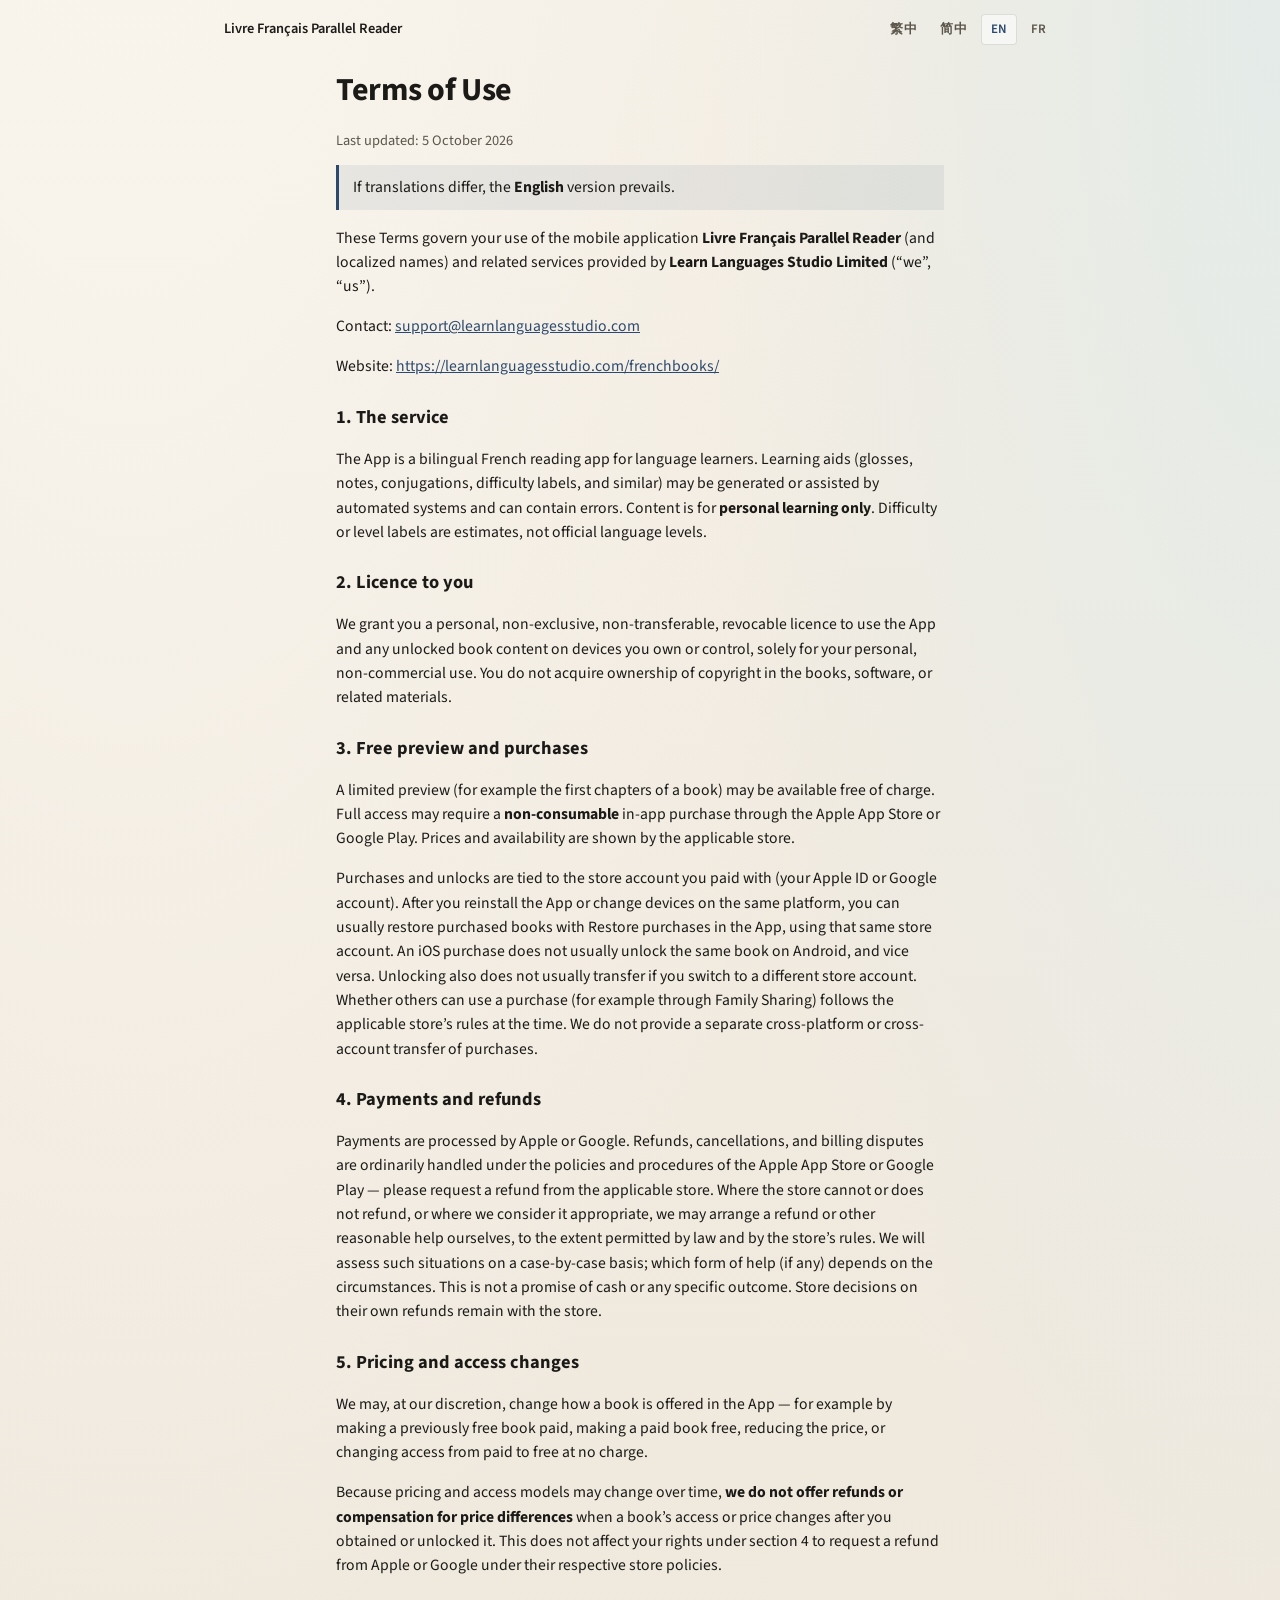
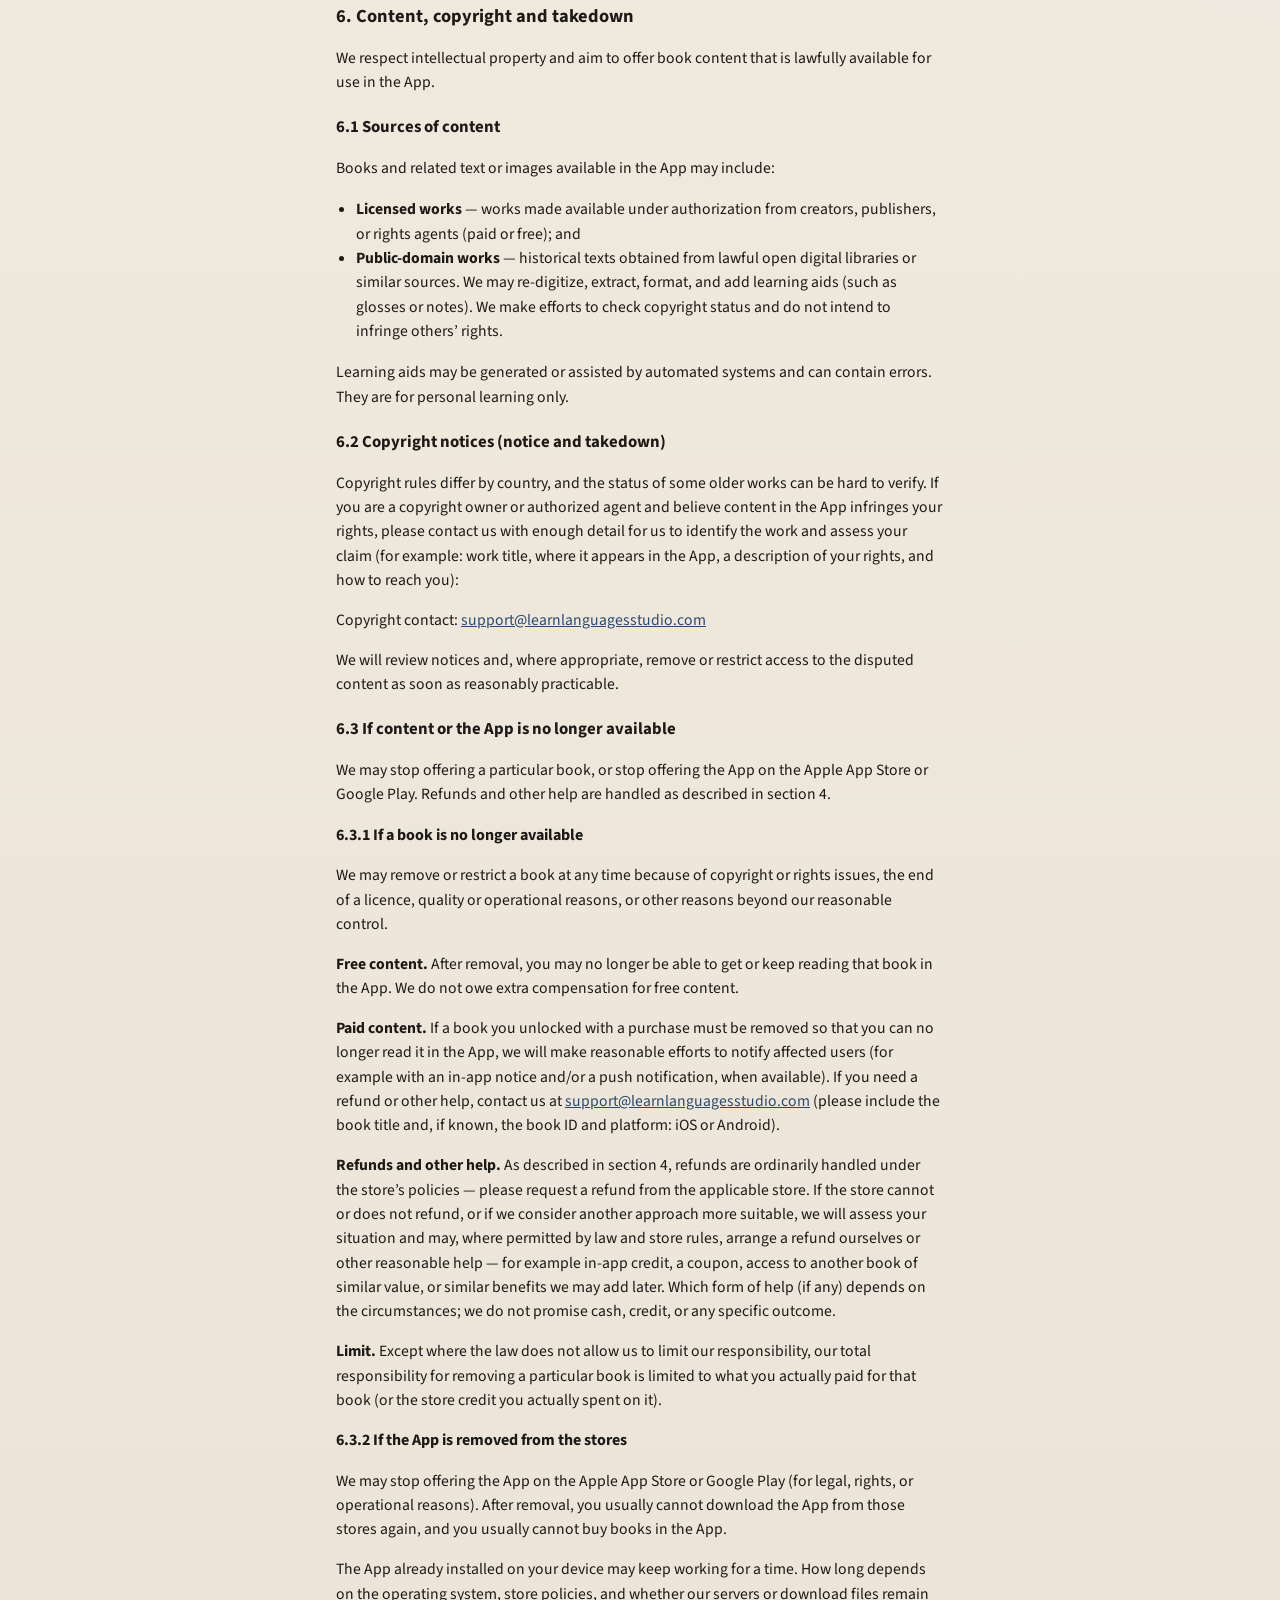
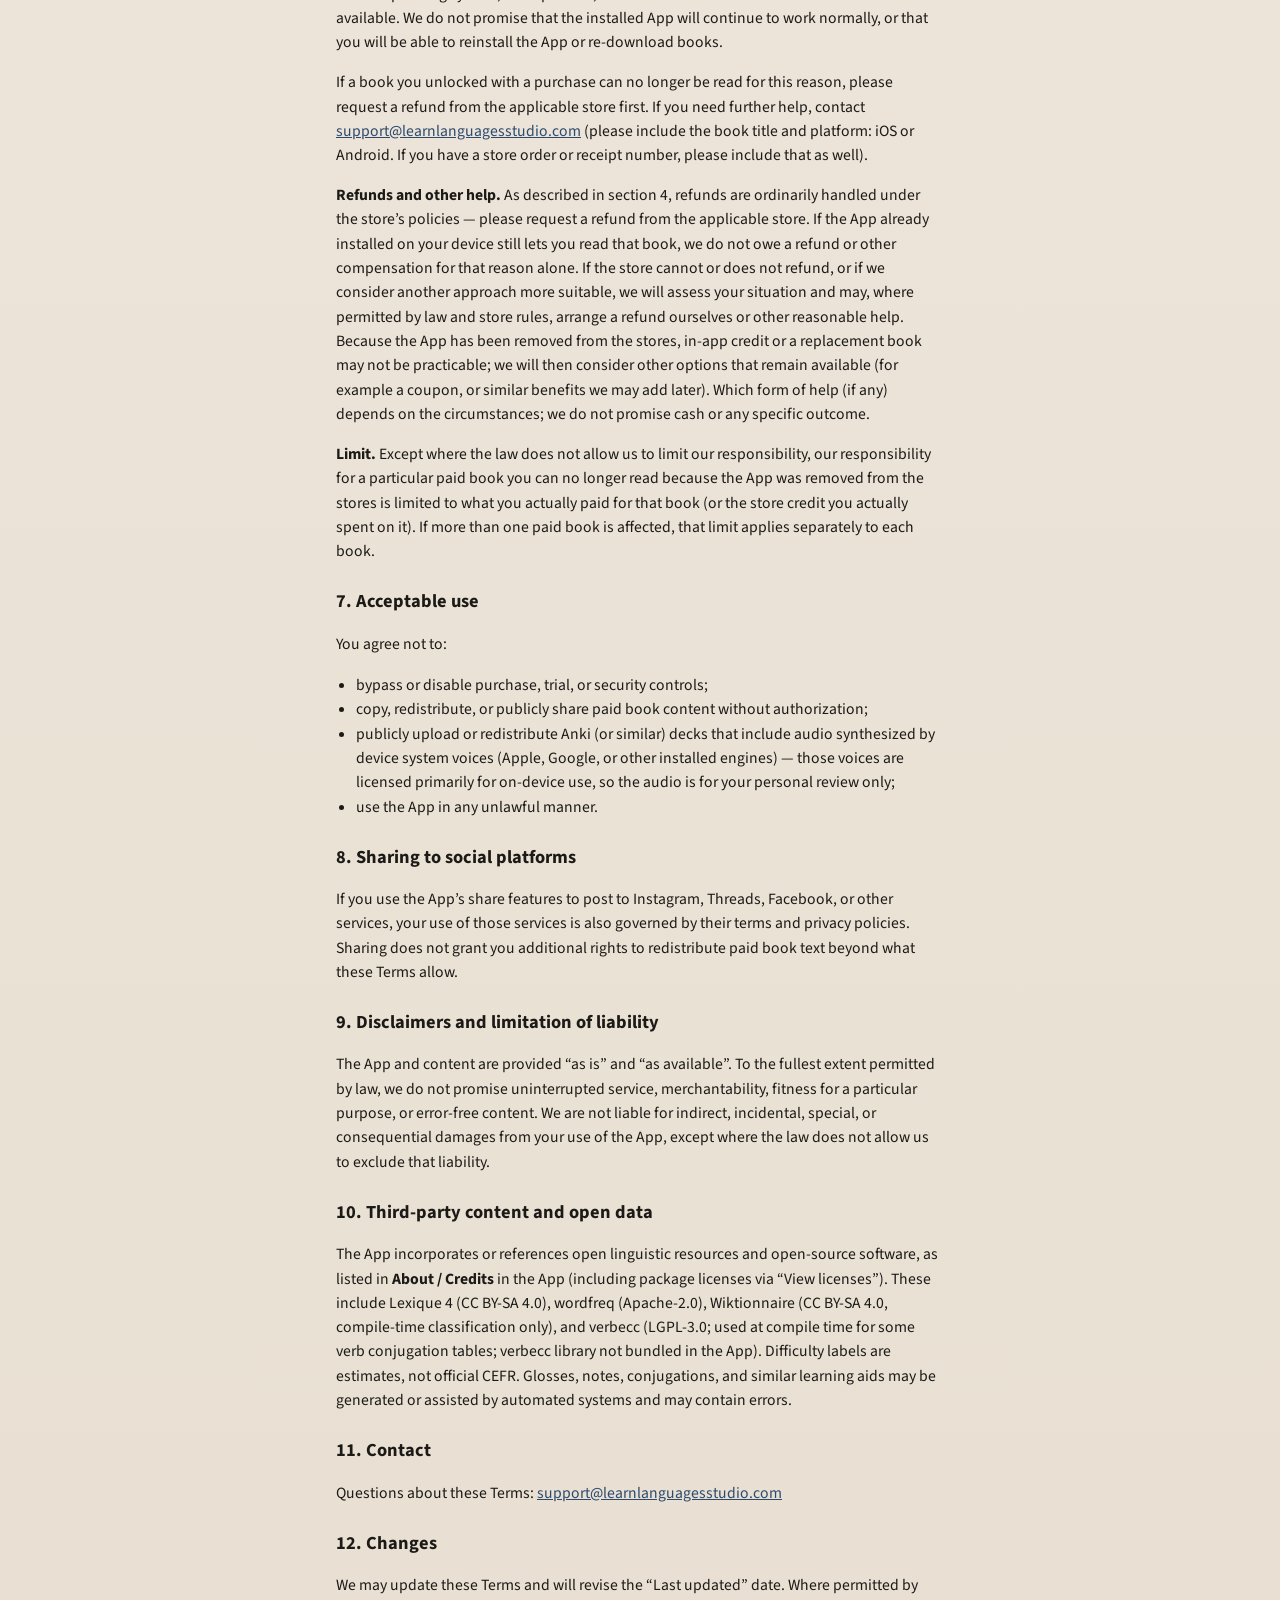
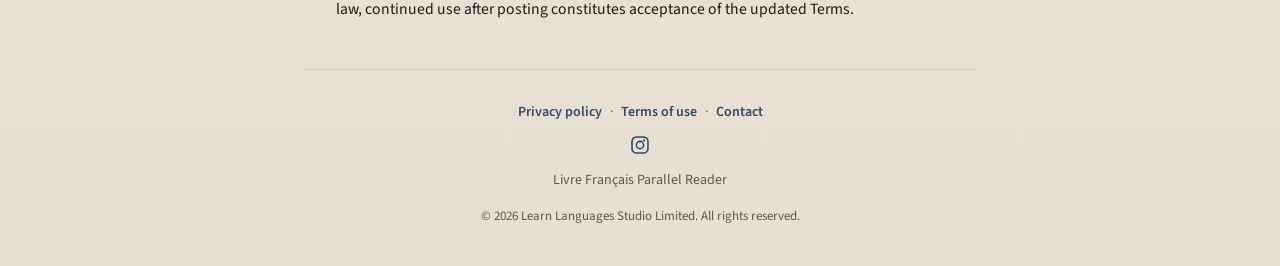
<file: frenchbooks/terms.html>
<!DOCTYPE html>
<html lang="en">
  <head>
    <meta charset="utf-8" />
    <meta name="viewport" content="width=device-width, initial-scale=1" />
    <meta name="description" content="Terms of Use — Learn Languages Studio" />
    <title>Terms of Use</title>
    <link rel="preconnect" href="https://fonts.googleapis.com" />
    <link rel="preconnect" href="https://fonts.gstatic.com" crossorigin />
    <link
      href="https://fonts.googleapis.com/css2?family=Fraunces:opsz,wght@9..144,550;9..144,650&family=Source+Sans+3:wght@400;600;700&display=swap"
      rel="stylesheet"
    />
    <link rel="icon" type="image/png" href="app-icon.png" />
    <link rel="apple-touch-icon" href="apple-touch-icon.png" />
    <link rel="stylesheet" href="styles.css" />
  </head>
  <body>
    <header class="site-header site-header--legal">
      <a class="home-link" href="index.html" data-i18n="homeLink">Livre Français Parallel Reader</a>
      <nav class="lang-switch" aria-label="Language">
        <button type="button" class="lang-btn" data-locale="cht" aria-pressed="false">繁中</button>
        <button type="button" class="lang-btn" data-locale="chs" aria-pressed="false">简中</button>
        <button type="button" class="lang-btn" data-locale="en" aria-pressed="true">EN</button>
        <button type="button" class="lang-btn" data-locale="fr" aria-pressed="false">FR</button>
      </nav>
    </header>

    <main class="legal-main">
      <article class="legal-doc" data-legal-locale="en">
        <h1>Terms of Use</h1>
        <p class="legal-meta">Last updated: 5 October 2026</p>
        <p class="legal-note">If translations differ, the <strong>English</strong> version prevails.</p>
        <p>
          These Terms govern your use of the mobile application
          <strong>Livre Français Parallel Reader</strong> (and localized names) and related services
          provided by <strong>Learn Languages Studio Limited</strong> (“we”, “us”).
        </p>
        <p>Contact: <a href="mailto:support@learnlanguagesstudio.com?subject=%5BFrenchBooks%20%E4%BD%BF%E7%94%A8%E6%A2%9D%E6%AC%BE%E8%A9%A2%E5%95%8F%5D">support@learnlanguagesstudio.com</a></p>
        <p>Website: <a href="https://learnlanguagesstudio.com/frenchbooks/">https://learnlanguagesstudio.com/frenchbooks/</a></p>

        <h2>1. The service</h2>
        <p>
          The App is a bilingual French reading app for language learners.
          Learning aids (glosses, notes, conjugations, difficulty labels, and similar) may be generated or assisted
          by automated systems and can contain errors. Content is for <strong>personal learning only</strong>.
          Difficulty or level labels are estimates, not official language levels.
        </p>

        <h2>2. Licence to you</h2>
        <p>
          We grant you a personal, non-exclusive, non-transferable, revocable licence to use the App and any
          unlocked book content on devices you own or control, solely for your personal, non-commercial use.
          You do not acquire ownership of copyright in the books, software, or related materials.
        </p>

        <h2>3. Free preview and purchases</h2>
        <p>
          A limited preview (for example the first chapters of a book) may be available free of charge.
          Full access may require a <strong>non-consumable</strong> in-app purchase through the Apple App Store
          or Google Play. Prices and availability are shown by the applicable store.
        </p>
        <p>
          Purchases and unlocks are tied to the store account you paid with (your Apple ID or Google account).
          After you reinstall the App or change devices on the same platform, you can usually restore purchased
          books with Restore purchases in the App, using that same store account. An iOS purchase does not
          usually unlock the same book on Android, and vice versa. Unlocking also does not usually transfer if
          you switch to a different store account. Whether others can use a purchase (for example through
          Family Sharing) follows the applicable store’s rules at the time. We do not provide a separate
          cross-platform or cross-account transfer of purchases.
        </p>

        <h2>4. Payments and refunds</h2>
        <p>
          Payments are processed by Apple or Google. Refunds, cancellations, and billing disputes are ordinarily
          handled under the policies and procedures of the Apple App Store or Google Play — please request a refund
          from the applicable store. Where the store cannot or does not refund, or where we consider it appropriate,
          we may arrange a refund or other reasonable help ourselves, to the extent permitted
          by law and by the store’s rules. We will assess such situations on a case-by-case basis;
          which form of help (if any) depends on the circumstances. This is not a promise of cash or any specific
          outcome. Store decisions on their own refunds remain with the store.
        </p>

        <h2>5. Pricing and access changes</h2>
        <p>
          We may, at our discretion, change how a book is offered in the App — for example by making a
          previously free book paid, making a paid book free, reducing the price, or changing access
          from paid to free at no charge.
        </p>
        <p>
          Because pricing and access models may change over time, <strong>we do not offer refunds or
          compensation for price differences</strong> when a book’s access or price changes after you
          obtained or unlocked it. This does not affect your rights under section 4 to request a refund
          from Apple or Google under their respective store policies.
        </p>

        <h2 id="copyright-takedown">6. Content, copyright and takedown</h2>
        <p>
          We respect intellectual property and aim to offer book content that is lawfully available for use in the App.
        </p>

        <h3>6.1 Sources of content</h3>
        <p>Books and related text or images available in the App may include:</p>
        <ul>
          <li>
            <strong>Licensed works</strong> — works made available under authorization from creators, publishers,
            or rights agents (paid or free); and
          </li>
          <li>
            <strong>Public-domain works</strong> — historical texts obtained from lawful open digital libraries or
            similar sources. We may re-digitize, extract, format, and add learning aids (such as glosses or notes).
            We make efforts to check copyright status and do not intend to infringe others’ rights.
          </li>
        </ul>
        <p>
          Learning aids may be generated or assisted by automated systems and can contain errors.
          They are for personal learning only.
        </p>

        <h3>6.2 Copyright notices (notice and takedown)</h3>
        <p>
          Copyright rules differ by country, and the status of some older works can be hard to verify.
          If you are a copyright owner or authorized agent and believe content in the App infringes your rights,
          please contact us with enough detail for us to identify the work and assess your claim
          (for example: work title, where it appears in the App, a description of your rights, and how to reach you):
        </p>
        <p>
          Copyright contact:
          <a href="mailto:support@learnlanguagesstudio.com?subject=%5BFrenchBooks%20%E7%89%88%E6%AC%8A%E9%80%9A%E7%9F%A5%5D">support@learnlanguagesstudio.com</a>
        </p>
        <p>
          We will review notices and, where appropriate, remove or restrict access to the disputed
          content as soon as reasonably practicable.
        </p>

        <h3>6.3 If content or the App is no longer available</h3>
        <p>
          We may stop offering a particular book, or stop offering the App on the Apple App Store or Google Play.
          Refunds and other help are handled as described in section 4.
        </p>

        <h4>6.3.1 If a book is no longer available</h4>
        <p>
          We may remove or restrict a book at any time because of copyright or rights issues, the end of a licence,
          quality or operational reasons, or other reasons beyond our reasonable control.
        </p>
        <p>
          <strong>Free content.</strong> After removal, you may no longer be able to get or keep reading that book
          in the App. We do not owe extra compensation for free content.
        </p>
        <p>
          <strong>Paid content.</strong> If a book you unlocked with a purchase must be removed so that you can
          no longer read it in the App, we will make reasonable efforts to notify affected users
          (for example with an in-app notice and/or a push notification, when available).
          If you need a refund or other help, contact us at
          <a href="mailto:support@learnlanguagesstudio.com?subject=%5BFrenchBooks%20%E9%80%80%E6%AC%BE%5D">support@learnlanguagesstudio.com</a>
          (please include the book title and, if known, the book ID and platform: iOS or Android).
        </p>
        <p>
          <strong>Refunds and other help.</strong> As described in section 4, refunds are ordinarily handled under
          the store’s policies — please request a refund from the applicable store. If the store cannot or does not
          refund, or if we consider another approach more suitable, we will assess your situation and
          may, where permitted by law and store rules, arrange a refund ourselves or other reasonable help — for
          example in-app credit, a coupon, access to another book of similar value, or similar benefits we may add
          later. Which form of help (if any) depends on the circumstances; we do not promise cash, credit, or any
          specific outcome.
        </p>
        <p>
          <strong>Limit.</strong> Except where the law does not allow us to limit our responsibility, our total
          responsibility for removing a particular book is limited to what you actually paid for that book
          (or the store credit you actually spent on it).
        </p>

        <h4>6.3.2 If the App is removed from the stores</h4>
        <p>
          We may stop offering the App on the Apple App Store or Google Play (for legal, rights, or
          operational reasons). After removal, you usually cannot download the App from those stores
          again, and you usually cannot buy books in the App.
        </p>
        <p>
          The App already installed on your device may keep working for a time. How long depends on the
          operating system, store policies, and whether our servers or download files remain available.
          We do not promise that the installed App will continue to work normally, or that you will be
          able to reinstall the App or re-download books.
        </p>
        <p>
          If a book you unlocked with a purchase can no longer be read for this reason, please request a
          refund from the applicable store first. If you need further help, contact
          <a href="mailto:support@learnlanguagesstudio.com?subject=%5BFrenchBooks%20%E9%80%80%E6%AC%BE%5D">support@learnlanguagesstudio.com</a>
          (please include the book title and platform: iOS or Android. If you have a store order or
          receipt number, please include that as well).
        </p>
        <p>
          <strong>Refunds and other help.</strong> As described in section 4, refunds are ordinarily handled under
          the store’s policies — please request a refund from the applicable store. If the App already installed
          on your device still lets you read that book, we do not owe a refund or other compensation for that
          reason alone. If the store cannot or does not refund, or if we consider another approach more suitable,
          we will assess your situation and may, where permitted by law and store rules, arrange a refund ourselves
          or other reasonable help. Because the App has been removed from the stores, in-app credit or a
          replacement book may not be practicable; we will then consider other options that remain available
          (for example a coupon, or similar benefits we may add later). Which form of help (if any) depends on
          the circumstances; we do not promise cash or any specific outcome.
        </p>
        <p>
          <strong>Limit.</strong> Except where the law does not allow us to limit our responsibility, our
          responsibility for a particular paid book you can no longer read because the App was removed from
          the stores is limited to what you actually paid for that book (or the store credit you actually spent
          on it). If more than one paid book is affected, that limit applies separately to each book.
        </p>

        <h2>7. Acceptable use</h2>
        <p>You agree not to:</p>
        <ul>
          <li>bypass or disable purchase, trial, or security controls;</li>
          <li>copy, redistribute, or publicly share paid book content without authorization;</li>
          <li>publicly upload or redistribute Anki (or similar) decks that include audio synthesized by device system voices (Apple, Google, or other installed engines) — those voices are licensed primarily for on-device use, so the audio is for your personal review only;</li>
          <li>use the App in any unlawful manner.</li>
        </ul>

        <h2>8. Sharing to social platforms</h2>
        <p>
          If you use the App’s share features to post to Instagram, Threads, Facebook, or other services,
          your use of those services is also governed by their terms and privacy policies. Sharing does not
          grant you additional rights to redistribute paid book text beyond what these Terms allow.
        </p>

        <h2>9. Disclaimers and limitation of liability</h2>
        <p>
          The App and content are provided “as is” and “as available”. To the fullest extent permitted by law,
          we do not promise uninterrupted service, merchantability, fitness for a particular purpose, or
          error-free content. We are not liable for indirect, incidental, special, or consequential damages
          from your use of the App, except where the law does not allow us to exclude that liability.
        </p>

        <h2>10. Third-party content and open data</h2>
        <p>
          The App incorporates or references open linguistic resources and open-source software,
          as listed in <strong>About / Credits</strong> in the App (including package licenses via
          “View licenses”). These include Lexique 4 (CC BY-SA 4.0), wordfreq (Apache-2.0),
          Wiktionnaire (CC BY-SA 4.0, compile-time classification only), and verbecc (LGPL-3.0;
          used at compile time for some verb conjugation tables; verbecc library not bundled in the App).
          Difficulty labels are estimates, not official CEFR. Glosses, notes, conjugations, and
          similar learning aids may be generated or assisted by automated systems and may contain errors.
        </p>

        <h2>11. Contact</h2>
        <p>
          Questions about these Terms:
          <a href="mailto:support@learnlanguagesstudio.com?subject=%5BFrenchBooks%20%E4%BD%BF%E7%94%A8%E6%A2%9D%E6%AC%BE%E8%A9%A2%E5%95%8F%5D">support@learnlanguagesstudio.com</a>
        </p>

        <h2>12. Changes</h2>
        <p>
          We may update these Terms and will revise the “Last updated” date. Where permitted by law,
          continued use after posting constitutes acceptance of the updated Terms.
        </p>
</article>

      <article class="legal-doc" data-legal-locale="cht" hidden>
        <h1>使用條款</h1>
        <p class="legal-meta">最後更新日期：2026 年 10 月 5 日</p>
        <p class="legal-note">各語版本如有不一致，以<strong>英文版</strong>為準。</p>
        <p>
          本條款說明您如何使用 <strong>Learn Languages Studio Limited</strong>（「我們」）提供的行動 App
          <strong>French Parallel Library 法語圖書館</strong>（及其他語系名稱）及相關服務。
        </p>
        <p>聯絡：<a href="mailto:support@learnlanguagesstudio.com?subject=%5BFrenchBooks%20%E4%BD%BF%E7%94%A8%E6%A2%9D%E6%AC%BE%E8%A9%A2%E5%95%8F%5D">support@learnlanguagesstudio.com</a></p>
        <p>網站：<a href="https://learnlanguagesstudio.com/frenchbooks/">https://learnlanguagesstudio.com/frenchbooks/</a></p>

        <h2>1. 服務內容</h2>
        <p>
          本 App 是給法語學習者用的雙語閱讀應用。
          詞義、教學註、動詞變位、難度標示等可能由自動化系統產生或輔助，內容可能有錯，僅供<strong>個人學習</strong>。
          難度或程度標示為參考估計，不是官方語言程度。
        </p>

        <h2>2. 授權給您</h2>
        <p>
          我們給您個人、非專屬、不可轉讓、可撤銷的使用授權：只能在您擁有或控制的裝置上，為個人、非商業目的使用
          App 和已解鎖的書籍內容。您不會因此取得書籍、軟體或相關素材的著作權。
        </p>

        <h2>3. 免費試讀與購買</h2>
        <p>
          我們可能提供有限試讀（例如一本書的前幾章）。要解鎖全書，可能需要透過 Apple App Store 或 Google Play
          完成<strong>非消耗型</strong>應用程式內購買。價格與是否有售，以商店顯示為準。
        </p>
        <p>
          購買與解鎖由您當時付款的商店帳號（Apple ID 或 Google 帳號）管理。同一商店帳號在同一平台換機或重裝
          App 後，一般可用 App 內「恢復購買」還原已購書籍。iOS 與 Android 的購買通常不能互相沿用；更換為另一個商店帳號後，先前帳號的解鎖通常也不能轉移。是否可在家庭共享等情形下供他人使用，依該商店當時規則為準。我們不另外提供跨平台或跨帳號的購買轉移。
        </p>

        <h2>4. 付款與退款</h2>
        <p>
          付款由 Apple 或 Google 處理。退款、取消與帳務爭議，原則上依 App Store／Google Play
          當時的政策與流程辦理——請向該商店申請退款。若商店無法退款或不予退款，或我們認為適當，
          在法律及商店規則允許的範圍內，我們可能自行安排退款，或提供其他合理協助。
          我們會依個案合理評估如何協助；具體採用哪一種方式（若有），視個案情況而定。
          我們不保證一定退現金或提供某一種特定結果。商店自行核准的退款，仍由該商店決定。
        </p>

        <h2>5. 定價與存取變更</h2>
        <p>
          我們可自行決定調整 App 內書籍的提供方式——例如將原本免費的書改為收費、將收費書改為免費、
          降價，或將付費存取改為免費提供。
        </p>
        <p>
          因定價與存取模式可能隨時間調整，<strong>當您已取得或解鎖某書後，若該書的存取方式或價格發生變更，
          我們不提供退款或差價補償</strong>。這不影響您依第 4 節向 Apple 或 Google 依各商店政策申請退款的權利。
        </p>

        <h2 id="copyright-takedown-cht">6. 內容、版權與下架</h2>
        <p>我們尊重智慧財產權，並盡力在 App 內提供可合法使用的書籍內容。</p>

        <h3>6.1 內容來源</h3>
        <p>App 內的書籍及相關圖文可能包括：</p>
        <ul>
          <li>
            <strong>授權作品</strong> — 經創作者、出版社或版權代理方授權上架的付費或免費作品；以及
          </li>
          <li>
            <strong>公有領域（Public Domain）作品</strong> — 來自合法開放數位圖書館或類似來源的歷史文獻。
            我們可能重新數位化、整理、排版，並加上學習輔助（例如詞義、註解）。
            我們會盡力查核版權狀態，沒有故意侵犯他人權利的意思。
          </li>
        </ul>
        <p>學習輔助可能由自動化系統產生或輔助，內容可能有錯，僅供個人學習。</p>

        <h3>6.2 侵權通知與下架處理</h3>
        <p>
          各國著作權規定不同，有些較早文獻的權利狀態也不容易完全確認。
          若您是著作權人或合法授權代理人，認為 App 內容侵害您的權利，請與我們聯繫，
          並提供足夠資訊讓我們能辨識作品、評估您的主張（例如：作品名稱、在 App 中的位置、權利說明、聯絡方式）：
        </p>
        <p>
          版權聯繫：
          <a href="mailto:support@learnlanguagesstudio.com?subject=%5BFrenchBooks%20%E7%89%88%E6%AC%8A%E9%80%9A%E7%9F%A5%5D">support@learnlanguagesstudio.com</a>
        </p>
        <p>我們會審視通知，並在適當時儘快將爭議內容下架或限制存取。</p>

        <h3>6.3 若內容或服務不再提供</h3>
        <p>
          我們可能停止提供某一本書，或停止在 Apple App Store 或 Google Play 提供本 App。
          退款與協助均依第 4 節辦理。
        </p>

        <h4>6.3.1 若某一本書不再提供</h4>
        <p>
          若因版權或權利爭議、授權到期、品質或營運因素，或其他我們難以控制的原因，
          我們<strong>可以</strong>隨時將特定書籍下架，或限制繼續使用。
        </p>
        <p>
          <strong>免費內容。</strong>下架後，您可能無法再於 App 內取得或繼續閱讀該書。
          免費內容我們不另提供補償。
        </p>
        <p>
          <strong>付費內容。</strong>若您已付費解鎖的書必須下架，以致無法再於 App 內閱讀，
          我們會盡合理努力通知受影響的使用者（例如 App 內提示及／或推播，視當時功能而定）。
          如需退款或其他協助，請聯繫
          <a href="mailto:support@learnlanguagesstudio.com?subject=%5BFrenchBooks%20%E9%80%80%E6%AC%BE%5D">support@learnlanguagesstudio.com</a>
          （請註明書名，以及已知的 book ID、平台：iOS 或 Android）。
        </p>
        <p>
          <strong>退款與其他協助。</strong>如第 4 節所述，退款原則上依商店政策辦理——請向該商店申請退款。
          若商店無法退款或不予退款，或我們認為有其他更合適的處理方式，我們會依個案合理評估如何協助，
          並在法律及商店規則允許的範圍內，可能自行安排退款，或改以其他合理協助處理——例如 App 內點數／抵用額、
          優惠券、換讀其他相近價值的書，或我們之後推出的類似權益。
          具體採用哪一種方式（若有），視個案情況而定；我們不保證一定退現金、發點數，或提供某一種特定方式。
        </p>
        <p>
          <strong>責任上限。</strong>除了法律規定我們不能排除或限制的責任以外，
          因某一本書下架而產生的處理責任，以您購買該書時實際支付的金額
          （或實際使用的商店點數／額度）為上限。
        </p>

        <h4>6.3.2 若整個 App 從商店下架</h4>
        <p>
          我們可能因法律、權利或營運等原因，停止在 Apple App Store 或 Google Play 提供本 App。
          下架後，您通常無法再從上述商店下載本 App，亦無法再於本 App 內購買書籍。
        </p>
        <p>
          已安裝在您裝置上的本 App，可能仍可使用一段時間。可使用多久，視作業系統、商店政策，以及我們的伺服器或下載檔是否仍可取得而定。
          我們不保證已安裝的本 App 能持續正常運作，亦不保證您一定能重新安裝本 App，或重新下載書籍。
        </p>
        <p>
          若您已付費解鎖的書因此無法繼續閱讀，請先向該商店申請退款。如需進一步協助，請聯繫
          <a href="mailto:support@learnlanguagesstudio.com?subject=%5BFrenchBooks%20%E9%80%80%E6%AC%BE%5D">support@learnlanguagesstudio.com</a>
          （請註明書名與平台：iOS 或 Android。若有商店訂單或收據編號，請一併提供）。
        </p>
        <p>
          <strong>退款與其他協助。</strong>如第 4 節所述，退款原則上依商店政策辦理——請向該商店申請退款。
          若已安裝的本 App 仍可繼續閱讀該書，我們不因此自動退款或補償。
          若商店無法退款或不予退款，或我們認為有其他更合適的處理方式，我們會依個案合理評估如何協助，
          並在法律及商店規則允許的範圍內，可能自行安排退款，或改以其他合理協助處理。
          因本 App 已從商店下架，App 內點數、抵用額或換書可能無法辦理，我們會改以其他當時可行的方式評估
          （例如優惠券，或我們之後推出的類似權益）。
          具體採用哪一種方式（若有），視個案情況而定；我們不保證一定退現金，或提供某一種特定方式。
        </p>
        <p>
          <strong>責任上限。</strong>除了法律規定我們不能排除或限制的責任以外，
          因本 App 從商店下架而無法繼續閱讀某一本已購書籍，我們就該書的處理責任，
          以您購買該書時實際支付的金額（或實際使用的商店點數／額度）為上限。
          若涉及多本已購書籍，上述上限按各書分別計算。
        </p>

        <h2>7. 使用規範</h2>
        <p>您同意<strong>不可以</strong>：</p>
        <ul>
          <li>規避或關掉購買、試讀或安全控管；</li>
          <li>未經授權重製、散布或公開分享付費書籍內容；</li>
          <li>公開上傳或再散布含裝置系統語音（Apple／Google 等）合成音訊的 Anki（或類似）牌組——該語音授權偏向本機使用，音訊僅供個人複習；</li>
          <li>以任何違法方式使用本 App。</li>
        </ul>

        <h2>8. 分享至社群平台</h2>
        <p>
          若您使用 App 的分享功能發佈至 Instagram、Threads、Facebook 或其他服務，
          您對該等服務的使用另受其條款與隱私政策約束。分享並不使您取得超出本條款允許範圍的付費書籍內容散布權。
        </p>

        <h2>9. 免責與責任限制</h2>
        <p>
          App 與內容按「現況」及「目前提供的樣子」提供。在法律允許的最大範圍內，我們不保證服務不會中斷、
          一定適合特定用途，或內容完全無誤。除了法律規定我們不能排除的責任以外，
          我們不對因使用本 App 造成的間接、附帶、特殊或衍生損害負責。
        </p>

        <h2>10. 第三方內容與開放資料</h2>
        <p>
          App 會引用或整合開放語言資源與開放原始碼軟體，完整清單見 App 內「關於／致謝」（含「檢視套件授權」）。
          其中包括 Lexique 4（CC BY-SA 4.0）、wordfreq（Apache-2.0）、Wiktionnaire（CC BY-SA 4.0，僅編譯時代詞式分類）、
          verbecc（LGPL-3.0；編譯時用於部分動詞變位表；App 不內嵌 verbecc 程式庫）。
          難度標示為估計，不是官方 CEFR。詞義、教學註、變位等學習輔助可能由自動化系統產生或輔助，內容可能有錯。
        </p>

        <h2>11. 聯絡</h2>
        <p>
          條款相關問題請寄
          <a href="mailto:support@learnlanguagesstudio.com?subject=%5BFrenchBooks%20%E4%BD%BF%E7%94%A8%E6%A2%9D%E6%AC%BE%E8%A9%A2%E5%95%8F%5D">support@learnlanguagesstudio.com</a>。
        </p>

        <h2>12. 變更</h2>
        <p>
          我們可能更新本條款，並修改「最後更新日期」。在法律允許的範圍內，公告後若您繼續使用，即視為接受更新後的條款。
        </p>
</article>

      <article class="legal-doc" data-legal-locale="chs" hidden>
        <h1>使用条款</h1>
        <p class="legal-meta">最后更新日期：2026 年 10 月 5 日</p>
        <p class="legal-note">各语版本如有不一致，以<strong>英文版</strong>为准。</p>
        <p>
          本条款说明您如何使用 <strong>Learn Languages Studio Limited</strong>（“我们”）提供的移动应用
          <strong>French Parallel Library 法语图书馆</strong>（及其他语系名称）及相关服务。
        </p>
        <p>联系：<a href="mailto:support@learnlanguagesstudio.com?subject=%5BFrenchBooks%20%E4%BD%BF%E7%94%A8%E6%A2%9D%E6%AC%BE%E8%A9%A2%E5%95%8F%5D">support@learnlanguagesstudio.com</a></p>
        <p>网站：<a href="https://learnlanguagesstudio.com/frenchbooks/">https://learnlanguagesstudio.com/frenchbooks/</a></p>

        <h2>1. 服务内容</h2>
        <p>
          本应用是面向法语学习者的双语阅读应用。
          词义、教学注、动词变位、难度标示等可能由自动化系统生成或辅助，内容可能有误，仅供<strong>个人学习</strong>。
          难度或程度标示为参考估计，不是官方语言程度。
        </p>

        <h2>2. 授权给您</h2>
        <p>
          我们向您提供个人、非独占、不可转让、可撤销的使用授权：只能在您拥有或控制的设备上，为个人、非商业目的使用
          应用和已解锁的书籍内容。您不会因此取得书籍、软件或相关素材的著作权。
        </p>

        <h2>3. 免费试读与购买</h2>
        <p>
          我们可能提供有限试读（例如一本书的前几章）。要解锁全书，可能需要通过 Apple App Store 或 Google Play
          完成<strong>非消耗型</strong>应用内购买。价格与是否有售，以商店显示为准。
        </p>
        <p>
          购买与解锁由您当时付款的商店账号（Apple ID 或 Google 账号）管理。同一商店账号在同一平台换机或重装应用后，一般可用应用内「恢复购买」还原已购书籍。iOS 与 Android 的购买通常不能互相沿用；更换为另一个商店账号后，先前账号的解锁通常也不能转移。是否可在家庭共享等情形下供他人使用，依该商店当时规则为准。我们不另外提供跨平台或跨账号的购买转移。
        </p>

        <h2>4. 付款与退款</h2>
        <p>
          付款由 Apple 或 Google 处理。退款、取消与账务争议，原则上按 App Store／Google Play
          当时的政策与流程办理——请向该商店申请退款。若商店无法退款或不予退款，或我们认为适当，
          在法律及商店规则允许的范围内，我们可能自行安排退款，或提供其他合理协助。
          我们会依个案合理评估如何协助；具体采用哪一种方式（若有），视个案情况而定。
          我们不保证一定退现金或提供某一种特定结果。商店自行核准的退款，仍由该商店决定。
        </p>

        <h2>5. 定价与存取变更</h2>
        <p>
          我们可自行决定调整应用内书籍的提供方式——例如将原本免费的书改为收费、将收费书改为免费、
          降价，或将付费存取改为免费提供。
        </p>
        <p>
          因定价与存取模式可能随时间调整，<strong>当您已取得或解锁某书后，若该书的存取方式或价格发生变更，
          我们不提供退款或差价补偿</strong>。这不影响您依第 4 节向 Apple 或 Google 依各商店政策申请退款的权利。
        </p>

        <h2 id="copyright-takedown-chs">6. 内容、版权与下架</h2>
        <p>我们尊重知识产权，并尽量在应用内提供可合法使用的书籍内容。</p>

        <h3>6.1 内容来源</h3>
        <p>应用内的书籍及相关图文可能包括：</p>
        <ul>
          <li>
            <strong>授权作品</strong> — 经创作者、出版社或版权代理方授权上架的付费或免费作品；以及
          </li>
          <li>
            <strong>公有领域（Public Domain）作品</strong> — 来自合法开放数字图书馆或类似来源的历史文献。
            我们可能重新数字化、整理、排版，并加上学习辅助（例如词义、注解）。
            我们会尽力核查版权状态，没有故意侵犯他人权利的意思。
          </li>
        </ul>
        <p>学习辅助可能由自动化系统生成或辅助，内容可能有误，仅供个人学习。</p>

        <h3>6.2 侵权通知与下架处理</h3>
        <p>
          各国著作权规定不同，有些较早文献的权利状态也不容易完全确认。
          若您是著作权人或合法授权代理人，认为应用内容侵害您的权利，请与我们联系，
          并提供足够信息让我们能辨识作品、评估您的主张（例如：作品名称、在应用中的位置、权利说明、联系方式）：
        </p>
        <p>
          版权联系：
          <a href="mailto:support@learnlanguagesstudio.com?subject=%5BFrenchBooks%20%E7%89%88%E6%AC%8A%E9%80%9A%E7%9F%A5%5D">support@learnlanguagesstudio.com</a>
        </p>
        <p>我们会审阅通知，并在适当时尽快将争议内容下架或限制访问。</p>

        <h3>6.3 若内容或服务不再提供</h3>
        <p>
          我们可能停止提供某一本书，或停止在 Apple App Store 或 Google Play 提供本应用。
          退款与协助均依第 4 节办理。
        </p>

        <h4>6.3.1 若某一本书不再提供</h4>
        <p>
          若因版权或权利争议、授权到期、质量或运营因素，或其他我们难以控制的原因，
          我们<strong>可以</strong>随时将特定书籍下架，或限制继续使用。
        </p>
        <p>
          <strong>免费内容。</strong>下架后，您可能无法再于应用内取得或继续阅读该书。
          免费内容我们不另提供补偿。
        </p>
        <p>
          <strong>付费内容。</strong>若您已付费解锁的书必须下架，以致无法再于应用内阅读，
          我们会尽合理努力通知受影响的用户（例如应用内提示及／或推送，视当时功能而定）。
          如需退款或其他协助，请联系
          <a href="mailto:support@learnlanguagesstudio.com?subject=%5BFrenchBooks%20%E9%80%80%E6%AC%BE%5D">support@learnlanguagesstudio.com</a>
          （请注明书名，以及已知的 book ID、平台：iOS 或 Android）。
        </p>
        <p>
          <strong>退款与其他协助。</strong>如第 4 节所述，退款原则上按商店政策办理——请向该商店申请退款。
          若商店无法退款或不予退款，或我们认为有其他更合适的处理方式，我们会依个案合理评估如何协助，
          并在法律及商店规则允许的范围内，可能自行安排退款，或改以其他合理协助处理——例如应用内点数／抵用额、
          优惠券、换读其他相近价值的书，或我们之后推出的类似权益。
          具体采用哪一种方式（若有），视个案情况而定；我们不保证一定退现金、发点数，或提供某一种特定方式。
        </p>
        <p>
          <strong>责任上限。</strong>除了法律规定我们不能排除或限制的责任以外，
          因某一本书下架而产生的处理责任，以您购买该书时实际支付的金额
          （或实际使用的商店点数／额度）为上限。
        </p>

        <h4>6.3.2 若整个应用从商店下架</h4>
        <p>
          我们可能因法律、权利或运营等原因，停止在 Apple App Store 或 Google Play 提供本应用。
          下架后，您通常无法再从上述商店下载本应用，亦无法再于本应用内购买书籍。
        </p>
        <p>
          已安装在您设备上的本应用，可能仍可使用一段时间。可使用多久，视操作系统、商店政策，以及我们的服务器或下载档是否仍可取得而定。
          我们不保证已安装的本应用能持续正常运作，亦不保证您一定能重新安装本应用，或重新下载书籍。
        </p>
        <p>
          若您已付费解锁的书因此无法继续阅读，请先向该商店申请退款。如需进一步协助，请联系
          <a href="mailto:support@learnlanguagesstudio.com?subject=%5BFrenchBooks%20%E9%80%80%E6%AC%BE%5D">support@learnlanguagesstudio.com</a>
          （请注明书名与平台：iOS 或 Android。若有商店订单或收据编号，请一并提供）。
        </p>
        <p>
          <strong>退款与其他协助。</strong>如第 4 节所述，退款原则上按商店政策办理——请向该商店申请退款。
          若已安装的本应用仍可继续阅读该书，我们不因此自动退款或补偿。
          若商店无法退款或不予退款，或我们认为有其他更合适的处理方式，我们会依个案合理评估如何协助，
          并在法律及商店规则允许的范围内，可能自行安排退款，或改以其他合理协助处理。
          因本应用已从商店下架，应用内点数、抵用额或换书可能无法办理，我们会改以其他当时可行的方式评估
          （例如优惠券，或我们之后推出的类似权益）。
          具体采用哪一种方式（若有），视个案情况而定；我们不保证一定退现金，或提供某一种特定方式。
        </p>
        <p>
          <strong>责任上限。</strong>除了法律规定我们不能排除或限制的责任以外，
          因本应用从商店下架而无法继续阅读某一本已购书籍，我们就该书的处理责任，
          以您购买该书时实际支付的金额（或实际使用的商店点数／额度）为上限。
          若涉及多本已购书籍，上述上限按各书分别计算。
        </p>

        <h2>7. 使用规范</h2>
        <p>您同意<strong>不可以</strong>：</p>
        <ul>
          <li>规避或关闭购买、试读或安全管控；</li>
          <li>未经授权复制、传播或公开分享付费书籍内容；</li>
          <li>公开上传或再散布含设备系统语音（Apple／Google 等）合成音频的 Anki（或类似）牌组——该语音授权偏向本机使用，音频仅供个人复习；</li>
          <li>以任何违法方式使用本应用。</li>
        </ul>

        <h2>8. 分享至社交平台</h2>
        <p>
          若您使用应用的分享功能发布至 Instagram、Threads、Facebook 或其他服务，
          您对该等服务的使用另受其条款与隐私政策约束。分享并不使您取得超出本条款允许范围的付费书籍内容传播权。
        </p>

        <h2>9. 免责与责任限制</h2>
        <p>
          应用与内容按“现状”及“目前提供的样子”提供。在法律允许的最大范围内，我们不保证服务不会中断、
          一定适合特定用途，或内容完全无误。除了法律规定我们不能排除的责任以外，
          我们不对因使用本应用造成的间接、附带、特殊或衍生损害负责。
        </p>

        <h2>10. 第三方内容与开放资料</h2>
        <p>
          应用会引用或整合开放语言资源与开放源代码软件，完整清单见应用内“关于／致谢”（含“查看套件授权”）。
          其中包括 Lexique 4（CC BY-SA 4.0）、wordfreq（Apache-2.0）、Wiktionnaire（CC BY-SA 4.0，仅编译时代词式分类）、
          verbecc（LGPL-3.0；编译时用于部分动词变位表；应用不内嵌 verbecc 程序库）。
          难度标示为估计，不是官方 CEFR。词义、教学注、变位等学习辅助可能由自动化系统生成或辅助，内容可能有误。
        </p>

        <h2>11. 联系</h2>
        <p>
          条款相关问题请寄
          <a href="mailto:support@learnlanguagesstudio.com?subject=%5BFrenchBooks%20%E4%BD%BF%E7%94%A8%E6%A2%9D%E6%AC%BE%E8%A9%A2%E5%95%8F%5D">support@learnlanguagesstudio.com</a>。
        </p>

        <h2>12. 变更</h2>
        <p>
          我们可能更新本条款，并修改“最后更新日期”。在法律允许的范围内，公告后若您继续使用，即视为接受更新后的条款。
        </p>
</article>

      <article class="legal-doc" data-legal-locale="fr" hidden>
        <h1>Conditions d’utilisation</h1>
        <p class="legal-meta">Dernière mise à jour : 5 octobre 2026</p>
        <p class="legal-note">En cas de divergence entre les versions, le texte <strong>anglais</strong> fait foi.</p>
        <p>
          Les présentes conditions régissent l’usage de l’application mobile
          <strong>Livre Audio & Lecture Français</strong> (et noms localisés) et des services associés
          fournis par <strong>Learn Languages Studio Limited</strong> (« nous »).
        </p>
        <p>Contact : <a href="mailto:support@learnlanguagesstudio.com?subject=%5BFrenchBooks%20%E4%BD%BF%E7%94%A8%E6%A2%9D%E6%AC%BE%E8%A9%A2%E5%95%8F%5D">support@learnlanguagesstudio.com</a></p>
        <p>Site : <a href="https://learnlanguagesstudio.com/frenchbooks/">https://learnlanguagesstudio.com/frenchbooks/</a></p>

        <h2>1. Le service</h2>
        <p>
          L’application est une appli de lecture bilingue en français pour apprenants.
          Les aides (glosses, notes, conjugaisons, niveaux, etc.) peuvent être générées ou assistées automatiquement
          et comporter des erreurs. Le contenu est destiné à un <strong>apprentissage personnel</strong> uniquement.
          Les niveaux indiqués sont des estimations, et non des niveaux officiels.
        </p>

        <h2>2. Licence qui vous est accordée</h2>
        <p>
          Nous vous accordons une licence personnelle, non exclusive, non transférable et révocable pour utiliser
          l’application et le contenu débloqué sur des appareils que vous possédez ou contrôlez, à des fins
          personnelles non commerciales. Vous n’acquérez pas la propriété des droits d’auteur sur les livres,
          le logiciel ou les matériaux associés.
        </p>

        <h2>3. Essai gratuit et achats</h2>
        <p>
          Un aperçu limité (par ex. les premiers chapitres) peut être gratuit. L’accès complet peut nécessiter
          un achat intégré <strong>non consommable</strong> via l’App Store ou Google Play. Prix et disponibilité
          sont indiqués par le magasin.
        </p>
        <p>
          Les achats et déblocages sont liés au compte magasin avec lequel vous avez payé (identifiant Apple
          ou compte Google). Après une réinstallation ou un changement d’appareil sur la même plateforme, vous
          pouvez en général rétablir les livres achetés avec « Restaurer les achats » dans l’application, en
          utilisant le même compte magasin. Un achat iOS ne débloque en général pas le même livre sur Android,
          et inversement. Le déblocage ne se transfère en général pas non plus si vous passez à un autre compte
          magasin. L’usage par d’autres personnes (par exemple le partage familial) suit les règles du magasin
          alors en vigueur. Nous n’assurons pas de transfert d’achat d’une plateforme ou d’un compte à l’autre.
        </p>

        <h2>4. Paiements et remboursements</h2>
        <p>
          Les paiements sont traités par Apple ou Google. Les remboursements, annulations et litiges de facturation
          sont en principe gérés selon les règles de l’App Store ou de Google Play — veuillez demander un
          remboursement auprès du magasin concerné. Si le magasin ne peut pas ou ne rembourse pas, ou si nous le
          jugeons approprié, nous pouvons organiser nous-mêmes un remboursement ou une autre
          aide raisonnable, dans la mesure permise par la loi et par les règles du magasin. Nous examinerons ces
          situations au cas par cas ; la forme d’aide (le cas échéant) dépend des circonstances.
          Ce n’est pas une promesse d’argent ou d’un résultat précis. Les décisions de remboursement du magasin
          restent celles du magasin.
        </p>

        <h2>5. Tarification et changements d’accès</h2>
        <p>
          Nous pouvons, à notre discrétion, modifier la façon dont un livre est proposé dans l’application — par
          exemple en rendant payant un livre auparavant gratuit, gratuit un livre payant, en réduisant le prix,
          ou en passant d’un accès payant à un accès gratuit.
        </p>
        <p>
          Les modèles de tarification et d’accès pouvant évoluer, <strong>nous n’offrons pas de remboursement ni
          de compensation pour différence de prix</strong> lorsque l’accès ou le prix d’un livre change après
          que vous l’ayez obtenu ou débloqué. Cela n’affecte pas vos droits, prévus à l’article 4, de demander
          un remboursement à Apple ou Google selon les politiques du magasin concerné.
        </p>

        <h2 id="copyright-takedown-fr">6. Contenu, droits d’auteur et retrait</h2>
        <p>
          Nous respectons la propriété intellectuelle et visons à proposer dans l’application un contenu littéraire
          légalement disponible.
        </p>

        <h3>6.1 Sources du contenu</h3>
        <p>Les livres et textes ou images associés disponibles dans l’application peuvent comprendre :</p>
        <ul>
          <li>
            <strong>Œuvres sous licence</strong> — œuvres mises à disposition avec l’autorisation des créateurs,
            éditeurs ou agents de droits (payantes ou gratuites) ; et
          </li>
          <li>
            <strong>Œuvres du domaine public</strong> — textes historiques issus de bibliothèques numériques ouvertes
            légitimes ou sources similaires. Nous pouvons les redigitaliser, extraire, mettre en page et y ajouter
            des aides à l’apprentissage (glosses, notes, etc.). Nous nous efforçons de vérifier le statut des droits
            et n’avons pas l’intention de porter atteinte aux droits d’autrui.
          </li>
        </ul>
        <p>
          Les aides à l’apprentissage peuvent être générées ou assistées automatiquement et comporter des erreurs.
          Elles sont destinées à un usage d’apprentissage personnel uniquement.
        </p>

        <h3>6.2 Notifications de droits d’auteur (notice and takedown)</h3>
        <p>
          Les règles de droit d’auteur varient selon les pays, et le statut de certaines œuvres anciennes peut être
          difficile à vérifier. Si vous êtes titulaire de droits ou agent autorisé et estimez qu’un contenu de
          l’application porte atteinte à vos droits, contactez-nous avec suffisamment d’éléments pour identifier
          l’œuvre et évaluer votre demande (par ex. : titre, emplacement dans l’application, description de vos
          droits, coordonnées) :
        </p>
        <p>
          Contact droits d’auteur :
          <a href="mailto:support@learnlanguagesstudio.com?subject=%5BFrenchBooks%20%E7%89%88%E6%AC%8A%E9%80%9A%E7%9F%A5%5D">support@learnlanguagesstudio.com</a>
        </p>
        <p>
          Nous examinerons les notifications et, le cas échéant, retirerons ou restreindrons l’accès
          au contenu contesté dans les meilleurs délais raisonnablement possibles.
        </p>

        <h3>6.3 Si le contenu ou l’application n’est plus disponible</h3>
        <p>
          Nous pouvons cesser de proposer un livre donné, ou cesser de proposer l’application sur l’App Store
          ou Google Play. Les remboursements et autre aide suivent l’article 4.
        </p>

        <h4>6.3.1 Si un livre n’est plus disponible</h4>
        <p>
          Nous pouvons retirer ou restreindre un livre à tout moment en cas de problème de droits d’auteur ou de
          droits, de fin de licence, pour des raisons de qualité ou d’exploitation, ou pour d’autres raisons hors
          de notre contrôle raisonnable.
        </p>
        <p>
          <strong>Contenu gratuit.</strong> Après le retrait, vous pourrez ne plus pouvoir obtenir ni continuer à
          lire ce livre dans l’application. Aucune compensation supplémentaire n’est due pour le contenu gratuit.
        </p>
        <p>
          <strong>Contenu payant.</strong> Si un livre que vous avez débloqué par achat doit être retiré et que
          vous ne pouvez plus le lire dans l’application, nous ferons des efforts raisonnables pour prévenir les
          utilisateurs concernés (par ex. avis dans l’appli et/ou notification push, selon disponibilité).
          Pour un remboursement ou une autre aide, contactez
          <a href="mailto:support@learnlanguagesstudio.com?subject=%5BFrenchBooks%20%E9%80%80%E6%AC%BE%5D">support@learnlanguagesstudio.com</a>
          (indiquez le titre et, si connu, l’identifiant du livre et la plateforme : iOS ou Android).
        </p>
        <p>
          <strong>Remboursements et autre aide.</strong> Comme indiqué à l’article 4, les remboursements suivent
          en principe les règles du magasin — veuillez demander un remboursement auprès du magasin. Si le magasin
          ne peut pas ou ne rembourse pas, ou si nous jugeons une autre approche plus adaptée, nous examinerons
          votre situation et pourrons, dans la mesure permise par la loi et les règles du magasin,
          organiser un remboursement nous-mêmes ou une autre aide raisonnable — par exemple un crédit dans l’appli,
          un bon, l’accès à un autre livre de valeur comparable, ou des avantages similaires que nous pourrons
          ajouter plus tard. La forme d’aide (le cas échéant) dépend des circonstances ; nous ne promettons pas
          d’argent, de crédit ni un résultat précis.
        </p>
        <p>
          <strong>Limite.</strong> Sauf lorsque la loi nous interdit de limiter notre responsabilité, notre
          responsabilité totale liée au retrait d’un livre donné se limite au montant que vous avez réellement
          payé pour ce livre (ou au crédit magasin réellement utilisé).
        </p>

        <h4>6.3.2 Si l’application est retirée des magasins</h4>
        <p>
          Nous pouvons cesser de proposer l’application sur l’App Store ou Google Play (par exemple pour des
          raisons juridiques, de droits ou d’exploitation). Après le retrait, vous ne pouvez en général plus
          télécharger l’application depuis ces magasins, ni acheter de livres dans l’application.
        </p>
        <p>
          L’application déjà installée sur votre appareil peut encore fonctionner un certain temps. La durée
          dépend du système, des règles du magasin, et du maintien de nos serveurs ou fichiers de téléchargement.
          Nous ne promettons pas que l’application installée continuera de fonctionner normalement, ni que vous
          pourrez réinstaller l’application ou retélécharger les livres.
        </p>
        <p>
          Si un livre débloqué par achat ne peut plus être lu pour cette raison, veuillez d’abord demander un
          remboursement au magasin. Pour une aide supplémentaire, contactez
          <a href="mailto:support@learnlanguagesstudio.com?subject=%5BFrenchBooks%20%E9%80%80%E6%AC%BE%5D">support@learnlanguagesstudio.com</a>
          (indiquez le titre et la plateforme : iOS ou Android. Si vous disposez d’un numéro de commande ou
          de reçu du magasin, veuillez également l’indiquer).
        </p>
        <p>
          <strong>Remboursements et autre aide.</strong> Comme indiqué à l’article 4, les remboursements suivent
          en principe les règles du magasin — veuillez demander un remboursement auprès du magasin. Si
          l’application déjà installée sur votre appareil vous permet encore de lire ce livre, nous ne devons
          pas pour cette seule raison un remboursement ni une autre compensation. Si le magasin ne peut pas ou
          ne rembourse pas, ou si nous jugeons une autre approche plus adaptée, nous examinerons votre situation
          et pourrons, dans la mesure permise par la loi et les règles du magasin, organiser un remboursement
          nous-mêmes ou une autre aide raisonnable. L’application ayant été retirée des magasins, un crédit dans
          l’appli ou un livre de remplacement peut ne pas être possible ; nous examinerons alors les autres
          options encore disponibles (par exemple un bon, ou des avantages similaires que nous pourrons ajouter
          plus tard). La forme d’aide (le cas échéant) dépend des circonstances ; nous ne promettons pas
          d’argent ni un résultat précis.
        </p>
        <p>
          <strong>Limite.</strong> Sauf lorsque la loi nous interdit de limiter notre responsabilité, notre
          responsabilité pour un livre payant donné que vous ne pouvez plus lire parce que l’application a été
          retirée des magasins se limite au montant que vous avez réellement payé pour ce livre (ou au crédit
          magasin réellement utilisé). Si plusieurs livres payants sont concernés, cette limite s’applique
          séparément à chaque livre.
        </p>

        <h2>7. Usage acceptable</h2>
        <p>Vous vous engagez à ne pas :</p>
        <ul>
          <li>contourner les contrôles d’achat, d’essai ou de sécurité ;</li>
          <li>copier, redistribuer ou partager publiquement le contenu payant sans autorisation ;</li>
          <li>mettre en ligne ou redistribuer des paquets Anki (ou similaires) contenant de l’audio synthétisé par les voix système de l’appareil (Apple, Google ou autre moteur installé) — ces voix sont surtout licenciées pour un usage sur l’appareil, aussi l’audio est réservé à votre révision personnelle ;</li>
          <li>utiliser l’application de manière illégale.</li>
        </ul>

        <h2>8. Partage sur les plateformes sociales</h2>
        <p>
          Si vous utilisez les fonctions de partage de l’application pour publier sur Instagram, Threads,
          Facebook ou d’autres services, votre usage de ces services est aussi régi par leurs conditions
          et politiques de confidentialité. Le partage ne vous confère aucun droit supplémentaire de
          redistribuer le texte des livres payants au-delà de ce que permettent les présentes conditions.
        </p>

        <h2>9. Avertissements et limitation de responsabilité</h2>
        <p>
          L’application et le contenu sont fournis « en l’état ». Dans la mesure permise par la loi, nous ne
          promettons pas un service sans interruption, une qualité marchande, une adéquation à un usage particulier
          ni une absence d’erreurs. Sauf lorsque la loi nous interdit d’exclure cette responsabilité, nous ne
          sommes pas responsables des dommages indirects ou consécutifs liés à l’usage de l’application.
        </p>

        <h2>10. Contenu tiers et données ouvertes</h2>
        <p>
          L’application intègre ou cite des ressources linguistiques ouvertes et des logiciels open source,
          comme indiqué dans <strong>À propos / Crédits</strong> (y compris les licences des paquets via
          « Voir les licences »). Cela inclut Lexique 4 (CC BY-SA 4.0), wordfreq (Apache-2.0),
          le Wiktionnaire (CC BY-SA 4.0, classification pronominale à la compilation uniquement) et
          verbecc (LGPL-3.0 ; utilisé à la compilation pour une partie des tableaux de conjugaison ;
          bibliothèque verbecc non incluse dans l’application). Les niveaux de difficulté sont des estimations, pas un CECR
          officiel. Glosses, notes, conjugaisons et aides similaires peuvent être générées ou assistées
          automatiquement et comporter des erreurs.
        </p>

        <h2>11. Contact</h2>
        <p>
          Questions sur ces conditions :
          <a href="mailto:support@learnlanguagesstudio.com?subject=%5BFrenchBooks%20%E4%BD%BF%E7%94%A8%E6%A2%9D%E6%AC%BE%E8%A9%A2%E5%95%8F%5D">support@learnlanguagesstudio.com</a>
        </p>

        <h2>12. Modifications</h2>
        <p>
          Nous pouvons mettre à jour ces conditions et la date de « Dernière mise à jour ». Dans la mesure permise
          par la loi, l’usage continu après publication vaut acceptation.
        </p>
</article>
    </main>

    <footer class="site-footer">
      <nav class="footer-links" aria-label="Legal">
        <a href="privacy.html" data-i18n="linkPrivacy">Privacy policy</a>
        <span aria-hidden="true">·</span>
        <a href="terms.html" data-i18n="linkTerms">Terms of use</a>
        <span aria-hidden="true">·</span>
        <a href="mailto:support@learnlanguagesstudio.com?subject=%5BFrenchBooks%20%E4%BD%BF%E7%94%A8%E6%A2%9D%E6%AC%BE%E8%A9%A2%E5%95%8F%5D" data-i18n="linkContact">Contact</a>
      </nav>
      <p class="footer-social">
        <a
          class="footer-ig"
          href="https://www.instagram.com/easyfrench.reading/"
          target="_blank"
          rel="noopener noreferrer"
          aria-label="Instagram"
        >
          <svg viewBox="0 0 24 24" width="22" height="22" aria-hidden="true">
            <path
              fill="currentColor"
              d="M12 7.2A4.8 4.8 0 1 0 12 16.8 4.8 4.8 0 0 0 12 7.2zm0 7.92A3.12 3.12 0 1 1 12 8.88a3.12 3.12 0 0 1 0 6.24zM17.52 6.96a1.12 1.12 0 1 1-2.24 0 1.12 1.12 0 0 1 2.24 0zM12 2.4c-2.61 0-2.94.01-3.96.06-1.02.05-1.71.21-2.32.44a4.68 4.68 0 0 0-1.69 1.1 4.68 4.68 0 0 0-1.1 1.69c-.23.61-.39 1.3-.44 2.32C2.41 9.06 2.4 9.39 2.4 12s.01 2.94.06 3.96c.05 1.02.21 1.71.44 2.32a4.68 4.68 0 0 0 1.1 1.69 4.68 4.68 0 0 0 1.69 1.1c.61.23 1.3.39 2.32.44 1.02.05 1.35.06 3.96.06s2.94-.01 3.96-.06c1.02-.05 1.71-.21 2.32-.44a4.68 4.68 0 0 0 1.69-1.1 4.68 4.68 0 0 0 1.1-1.69c.23-.61.39-1.3.44-2.32.05-1.02.06-1.35.06-3.96s-.01-2.94-.06-3.96c-.05-1.02-.21-1.71-.44-2.32a4.68 4.68 0 0 0-1.1-1.69 4.68 4.68 0 0 0-1.69-1.1c-.61-.23-1.3-.39-2.32-.44C14.94 2.41 14.61 2.4 12 2.4zm0 1.8c2.56 0 2.87.01 3.88.06.94.04 1.45.2 1.79.33.45.18.77.39 1.1.72.33.33.54.65.72 1.1.13.34.29.85.33 1.79.05 1.01.06 1.32.06 3.88s-.01 2.87-.06 3.88c-.04.94-.2 1.45-.33 1.79-.18.45-.39.77-.72 1.1-.33.33-.65.54-1.1.72-.34.13-.85.29-1.79.33-1.01.05-1.32.06-3.88.06s-2.87-.01-3.88-.06c-.94-.04-1.45-.2-1.79-.33-.45-.18-.77-.39-1.1-.72-.33-.33-.54-.65-.72-1.1-.13-.34-.29-.85-.33-1.79C4.21 14.87 4.2 14.56 4.2 12s.01-2.87.06-3.88c.04-.94.2-1.45.33-1.79.18-.45.39-.77.72-1.1.33-.33.65-.54 1.1-.72.34-.13.85-.29 1.79-.33C9.13 4.21 9.44 4.2 12 4.2z"
            />
          </svg>
        </a>
      </p>
      <p data-i18n="footer">French Parallel Library 法語圖書館</p>
      <p class="footer-copy">© 2026 Learn Languages Studio Limited. All rights reserved.</p>
    </footer>

    <script src="i18n.js"></script>
    <script>
      initLegalPage({
        en: "Terms of Use — Learn Languages Studio",
        cht: "使用條款 — Learn Languages Studio",
        chs: "使用条款 — Learn Languages Studio",
        fr: "Conditions d’utilisation — Learn Languages Studio",
      });
    </script>
  </body>
</html>
</file>
<file: styles.css>
:root {
  --bg: #e6ecf1;
  --bg-deep: #d5dde6;
  --ink: #12161c;
  --ink-soft: #4a5564;
  --accent: #1a5f6e;
  --accent-hover: #134852;
  --line: rgba(18, 22, 28, 0.14);
  --font-display: "Outfit", "Avenir Next", "Segoe UI", sans-serif;
  --font-body: "Figtree", "Avenir Next", "Segoe UI", sans-serif;
  --max: 44rem;
  --pad: clamp(1.25rem, 4vw, 2rem);
}

*,
*::before,
*::after {
  box-sizing: border-box;
}

html {
  scroll-behavior: smooth;
}

body {
  margin: 0;
  min-height: 100vh;
  display: flex;
  flex-direction: column;
  font-family: var(--font-body);
  font-size: 1.0625rem;
  line-height: 1.55;
  color: var(--ink);
  background:
    radial-gradient(ellipse 100% 70% at 0% 0%, #f2f6f9 0%, transparent 55%),
    radial-gradient(ellipse 80% 60% at 100% 20%, #cfdce6 0%, transparent 45%),
    linear-gradient(165deg, var(--bg) 0%, var(--bg-deep) 100%);
}

a {
  color: var(--accent);
}

main {
  flex: 1 0 auto;
}

.site-header {
  display: flex;
  align-items: center;
  justify-content: flex-end;
  padding: 0.85rem var(--pad);
  max-width: 56rem;
  margin: 0 auto;
  width: 100%;
}

.lang-switch {
  display: flex;
  flex-wrap: wrap;
  gap: 0.25rem;
  justify-content: flex-end;
}

.lang-btn {
  appearance: none;
  border: 1px solid transparent;
  background: transparent;
  color: var(--ink-soft);
  font-family: var(--font-body);
  font-size: 0.8125rem;
  font-weight: 600;
  letter-spacing: 0.02em;
  padding: 0.35rem 0.55rem;
  border-radius: 2px;
  cursor: pointer;
}

.lang-btn:hover {
  color: var(--ink);
  background: rgba(18, 22, 28, 0.05);
}

.lang-btn[aria-pressed="true"] {
  color: var(--accent);
  border-color: var(--line);
  background: rgba(255, 255, 255, 0.45);
}

.studio-hero {
  max-width: var(--max);
  margin: 0 auto;
  padding: 2.75rem var(--pad) 2rem;
}

.studio-kicker {
  margin: 0 0 0.7rem;
  font-family: var(--font-body);
  font-size: 0.75rem;
  font-weight: 700;
  letter-spacing: 0.14em;
  text-transform: uppercase;
  color: var(--accent);
}

.studio-brand {
  margin: 0 0 1.15rem;
  font-family: var(--font-display);
  font-weight: 800;
  color: var(--ink);
  overflow: visible;
}

.studio-brand__name {
  display: block;
  font-size: clamp(1.55rem, 6.2vw, 2.6rem);
  font-weight: 800;
  line-height: 1.35;
  letter-spacing: -0.03em;
  overflow: visible;
  padding-bottom: 0.22em;
}

@media (min-width: 520px) {
  .studio-brand__name {
    white-space: nowrap;
  }
}

.studio-brand__studio {
  display: block;
  font-size: clamp(1.55rem, 6.2vw, 2.6rem);
  font-weight: 800;
  line-height: 1.15;
  letter-spacing: -0.03em;
}

.studio-brand__legal {
  display: block;
  margin-top: 0.15rem;
  font-size: 0.78rem;
  font-weight: 700;
  letter-spacing: 0.18em;
  text-transform: uppercase;
  color: var(--ink-soft);
}

.studio-lead {
  margin: 0 0 2.25rem;
  max-width: 32rem;
  color: var(--ink-soft);
  font-size: 1.1rem;
  line-height: 1.55;
}

.product-list {
  margin: 0 0 2.5rem;
}

.product-row {
  display: flex;
  align-items: center;
  justify-content: space-between;
  gap: 1rem;
  padding: 1.15rem 1.15rem 1.15rem 1.05rem;
  border: 1px solid var(--line);
  border-radius: 16px;
  background: rgba(255, 255, 255, 0.58);
  box-shadow: 0 10px 28px rgba(18, 22, 28, 0.06);
  text-decoration: none;
  color: inherit;
  transition: border-color 0.15s ease, box-shadow 0.15s ease, transform 0.15s ease;
}

.product-row:hover {
  border-color: rgba(26, 95, 110, 0.28);
  box-shadow: 0 12px 30px rgba(18, 22, 28, 0.09);
}

.product-row:hover .product-row__title,
.product-row:hover .product-row__cta {
  color: var(--accent);
}

.product-row:focus-visible {
  outline: 2px solid var(--accent);
  outline-offset: 4px;
}

.product-row__icon {
  width: 64px;
  height: 64px;
  border-radius: 14px;
  flex-shrink: 0;
  object-fit: cover;
  box-shadow: 0 3px 10px rgba(18, 22, 28, 0.14);
}

.product-row__text {
  min-width: 0;
  flex: 1 1 auto;
}

.product-row__eyebrow {
  margin: 0 0 0.25rem;
  font-size: 0.7rem;
  font-weight: 700;
  letter-spacing: 0.1em;
  text-transform: uppercase;
  color: var(--ink-soft);
}

.product-row__title {
  margin: 0 0 0.2rem;
  font-family: var(--font-display);
  font-size: 1.18rem;
  font-weight: 700;
  letter-spacing: -0.015em;
  line-height: 1.3;
  color: var(--ink);
  transition: color 0.15s ease;
  word-break: keep-all;
  overflow-wrap: normal;
}

.product-row__alias {
  margin: 0 0 0.4rem;
  font-size: 0.82rem;
  color: var(--ink-soft);
}

.product-row__body {
  margin: 0;
  color: var(--ink-soft);
  font-size: 0.95rem;
  line-height: 1.45;
  max-width: 32rem;
}

.product-row__cta {
  flex-shrink: 0;
  font-family: var(--font-display);
  font-size: 1.5rem;
  font-weight: 700;
  color: var(--ink);
  transition: color 0.15s ease, transform 0.15s ease;
}

.product-row:hover .product-row__cta {
  transform: translateX(0.2rem);
}

@media (max-width: 420px) {
  .product-row {
    align-items: flex-start;
    padding: 1rem;
  }

  .product-row__icon {
    width: 52px;
    height: 52px;
    border-radius: 12px;
  }
}

.studio-contact {
  margin: 0;
  color: var(--ink-soft);
  font-size: 0.95rem;
}

.studio-contact a {
  font-weight: 600;
  text-decoration: none;
}

.studio-contact a:hover {
  text-decoration: underline;
}

.site-footer {
  max-width: var(--max);
  margin: 0 auto;
  padding: 1.75rem var(--pad) 2.5rem;
  width: 100%;
  text-align: left;
  font-size: 0.875rem;
  color: var(--ink-soft);
  border-top: 1px solid var(--line);
}

.site-footer p {
  margin: 0;
}

.footer-copy {
  margin-top: 0.35rem !important;
  font-size: 0.8125rem;
}

@media (prefers-reduced-motion: reduce) {
  .product-row__cta {
    transition: none;
  }

  .product-row:hover .product-row__cta {
    transform: none;
  }
}
</file>
<file: frenchbooks/styles.css>
:root {
  --bg: #f3ede3;
  --bg-deep: #e8dfd2;
  --ink: #1c1a17;
  --ink-soft: #5c564c;
  --accent: #2c4a6e;
  --accent-hover: #1f3856;
  --olive: #4a5538;
  --olive-hover: #3a442c;
  --line: rgba(28, 26, 23, 0.12);
  --disabled: #9a9388;
  --font-display: "Fraunces", "Source Serif 4", Georgia, serif;
  --font-body: "Source Sans 3", "Source Sans Pro", system-ui, sans-serif;
  --max: 42rem;
  --pad: clamp(1.25rem, 4vw, 2rem);
}

*,
*::before,
*::after {
  box-sizing: border-box;
}

html {
  scroll-behavior: smooth;
}

body {
  margin: 0;
  min-height: 100vh;
  font-family: var(--font-body);
  font-size: 1.0625rem;
  line-height: 1.55;
  color: var(--ink);
  background:
    radial-gradient(ellipse 120% 80% at 10% -10%, #faf6ef 0%, transparent 55%),
    radial-gradient(ellipse 90% 70% at 100% 0%, #e4ebe8 0%, transparent 50%),
    linear-gradient(180deg, var(--bg) 0%, var(--bg-deep) 100%);
}

a {
  color: var(--accent);
}

.site-header {
  display: flex;
  align-items: center;
  justify-content: flex-end;
  padding: 0.85rem var(--pad);
  max-width: 56rem;
  margin: 0 auto;
}

.site-header--product {
  justify-content: space-between;
  gap: 1rem;
}

.studio-link {
  font-size: 0.8125rem;
  font-weight: 600;
  letter-spacing: 0.02em;
  text-decoration: none;
  color: var(--ink-soft);
  flex: 1 1 auto;
  min-width: 0;
  line-height: 1.3;
}

.studio-link:hover {
  color: var(--accent);
  text-decoration: underline;
}

.lang-switch {
  display: flex;
  flex-wrap: wrap;
  gap: 0.25rem;
  justify-content: flex-end;
}

.lang-btn {
  appearance: none;
  border: 1px solid transparent;
  background: transparent;
  color: var(--ink-soft);
  font-family: var(--font-body);
  font-size: 0.8125rem;
  font-weight: 600;
  letter-spacing: 0.02em;
  padding: 0.35rem 0.55rem;
  border-radius: 4px;
  cursor: pointer;
}

.lang-btn:hover {
  color: var(--ink);
  background: rgba(28, 26, 23, 0.05);
}

.lang-btn[aria-pressed="true"] {
  color: var(--accent);
  border-color: var(--line);
  background: rgba(255, 255, 255, 0.55);
}

.hero {
  max-width: var(--max);
  margin: 0 auto;
  padding: 1.5rem var(--pad) 2.5rem;
  text-align: center;
}

.brand-lockup {
  display: flex;
  flex-direction: column;
  align-items: center;
  gap: 1.15rem;
  margin: 0 0 1.35rem;
}

.brand-icon-stack {
  display: flex;
  flex-direction: column;
  align-items: center;
  gap: 0.4rem;
}

.brand-icon {
  width: 88px;
  height: 88px;
  border-radius: 20px;
  object-fit: cover;
  box-shadow: 0 10px 28px rgba(28, 26, 23, 0.14);
}

.brand {
  margin: 0;
  font-family: var(--font-display);
  font-size: clamp(1.55rem, 4.5vw, 2.2rem);
  font-weight: 650;
  line-height: 1.28;
  letter-spacing: -0.02em;
  color: var(--ink);
  word-break: keep-all;
  overflow-wrap: normal;
  text-wrap: balance;
}

.brand-alias {
  margin: 0;
  font-size: 0.8125rem;
  font-weight: 600;
  line-height: 1.25;
  color: var(--ink);
  max-width: 7.5rem;
}

.headline {
  margin: 0 0 0.75rem;
  font-family: var(--font-display);
  font-size: clamp(1.2rem, 3.5vw, 1.45rem);
  font-weight: 550;
  line-height: 1.35;
  color: var(--accent);
}

.lead {
  margin: 0 auto 1.75rem;
  max-width: 34rem;
  color: var(--ink-soft);
  font-size: 1.05rem;
}

.store-row {
  display: flex;
  flex-direction: column;
  gap: 0.75rem;
  margin: 0 auto 2.75rem;
  max-width: 22rem;
}

@media (min-width: 560px) {
  .store-row {
    flex-direction: row;
    max-width: 100%;
    justify-content: center;
  }
}

.store-btn {
  display: inline-flex;
  align-items: center;
  justify-content: center;
  gap: 0.65rem;
  min-height: 3.5rem;
  padding: 0.85rem 1.35rem;
  border-radius: 10px;
  border: none;
  text-decoration: none;
  font-family: var(--font-body);
  font-size: 1.05rem;
  font-weight: 700;
  letter-spacing: 0.01em;
  color: #faf8f5;
  cursor: pointer;
  transition: background 0.15s ease, opacity 0.15s ease;
  flex: 1 1 0;
  min-width: 0;
}

.store-btn--play {
  background: var(--accent);
}

.store-btn--play:hover:not([aria-disabled="true"]) {
  background: var(--accent-hover);
}

.store-btn--ios {
  background: var(--olive);
}

.store-btn--ios:hover:not([aria-disabled="true"]) {
  background: var(--olive-hover);
}

.store-btn[aria-disabled="true"] {
  background: var(--disabled);
  cursor: not-allowed;
  opacity: 0.92;
  pointer-events: none;
}

.store-btn__icon {
  flex-shrink: 0;
  width: 1.35rem;
  height: 1.35rem;
}

.store-btn__text {
  display: flex;
  flex-direction: column;
  align-items: flex-start;
  line-height: 1.2;
  text-align: left;
}

.store-btn__label {
  font-size: 0.7rem;
  font-weight: 600;
  opacity: 0.85;
  text-transform: uppercase;
  letter-spacing: 0.04em;
}

.store-btn__name {
  font-size: 1.05rem;
}

.features {
  margin: 0;
  padding: 0;
  list-style: none;
  text-align: left;
  border-top: 1px solid var(--line);
  padding-top: 1.75rem;
}

.features li {
  margin: 0 0 1rem;
  padding-left: 0;
  color: var(--ink);
}

.features li:last-child {
  margin-bottom: 0;
}

.features strong {
  display: block;
  font-family: var(--font-display);
  font-size: 1.05rem;
  font-weight: 600;
  margin-bottom: 0.2rem;
  color: var(--ink);
}

.features span {
  color: var(--ink-soft);
  font-size: 0.98rem;
}

.site-footer {
  max-width: var(--max);
  margin: 0 auto;
  padding: 2rem var(--pad) 2.5rem;
  text-align: center;
  font-size: 0.875rem;
  color: var(--ink-soft);
  border-top: 1px solid var(--line);
}

.site-header--legal {
  justify-content: space-between;
  gap: 1rem;
}

.home-link {
  font-weight: 600;
  font-size: 0.9rem;
  text-decoration: none;
  color: var(--ink);
  flex: 1 1 auto;
  min-width: 0;
  line-height: 1.25;
}

.home-link:hover {
  color: var(--accent);
}

.footer-links {
  display: flex;
  flex-wrap: wrap;
  gap: 0.35rem 0.5rem;
  justify-content: center;
  align-items: center;
  margin-bottom: 0.65rem;
}

.footer-links a {
  color: var(--accent);
  text-decoration: none;
  font-weight: 600;
}

.footer-links a:hover {
  text-decoration: underline;
}

.footer-social {
  display: flex;
  justify-content: center;
  margin: 0.15rem 0 0.7rem;
}

.footer-ig {
  display: inline-flex;
  color: var(--accent);
  line-height: 0;
  border-radius: 6px;
}

.footer-ig:hover {
  opacity: 0.72;
}

.footer-ig:focus-visible {
  outline: 2px solid var(--accent);
  outline-offset: 3px;
}

.footer-copy {
  margin: 0.35rem 0 0;
  font-size: 0.8125rem;
}

.legal-main {
  max-width: var(--max);
  margin: 0 auto;
  padding: 0.5rem var(--pad) 2rem;
}

.legal-doc h1 {
  font-family: var(--font-body);
  font-size: clamp(1.6rem, 4vw, 2rem);
  font-weight: 700;
  margin: 0 0 0.5rem;
  color: var(--ink);
  letter-spacing: -0.01em;
}

.legal-doc h2 {
  font-family: var(--font-body);
  font-size: 1.15rem;
  font-weight: 700;
  margin: 1.5rem 0 0.5rem;
}

.legal-doc h3 {
  font-family: var(--font-body);
  font-size: 1.05rem;
  font-weight: 700;
  margin: 1.25rem 0 0.45rem;
}

.legal-doc h4 {
  font-family: var(--font-body);
  font-size: 1rem;
  font-weight: 700;
  margin: 1rem 0 0.4rem;
}

.legal-doc p,
.legal-doc li {
  color: var(--ink);
  font-size: 0.98rem;
}

.legal-doc ul {
  padding-left: 1.25rem;
}

.legal-meta {
  color: var(--ink-soft) !important;
  font-size: 0.9rem !important;
  margin-bottom: 0.75rem !important;
}

.legal-note {
  background: rgba(44, 74, 110, 0.08);
  border-left: 3px solid var(--accent);
  padding: 0.65rem 0.85rem;
  margin: 0 0 1rem;
}
</file>
